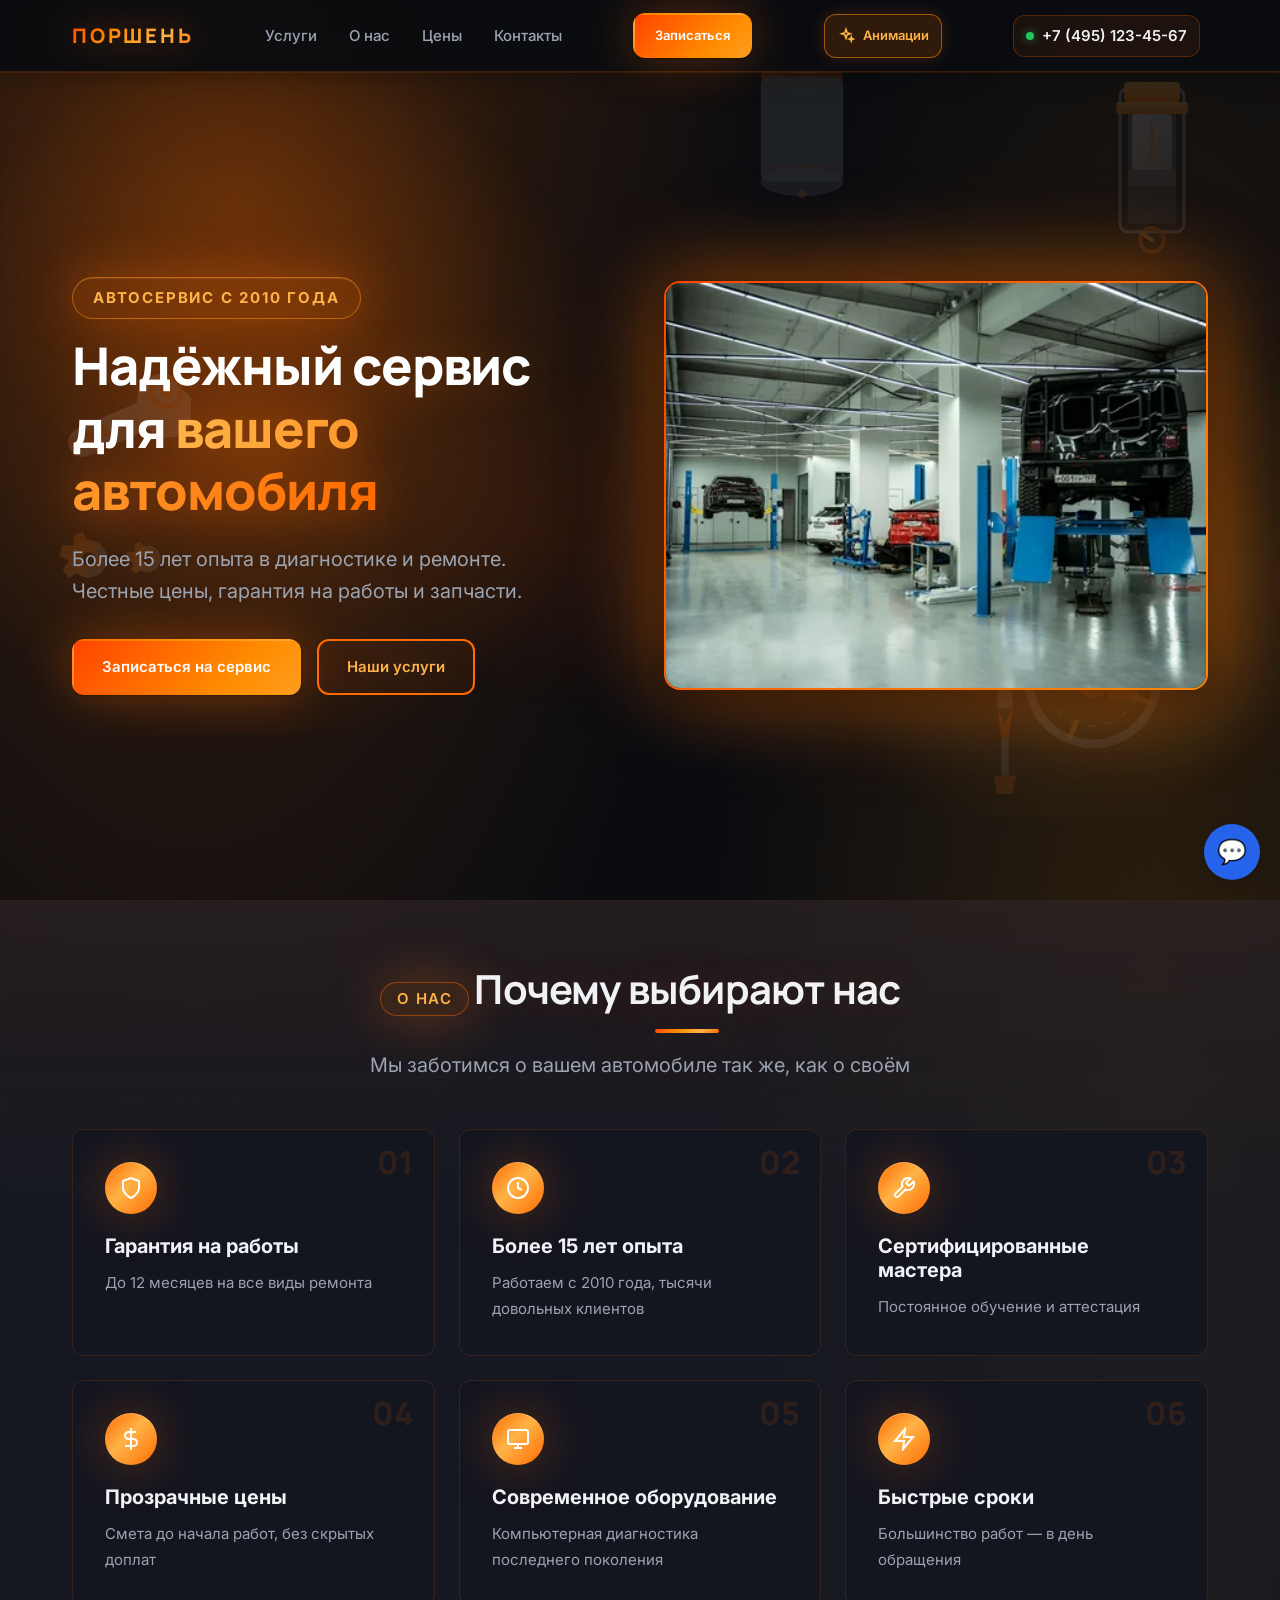
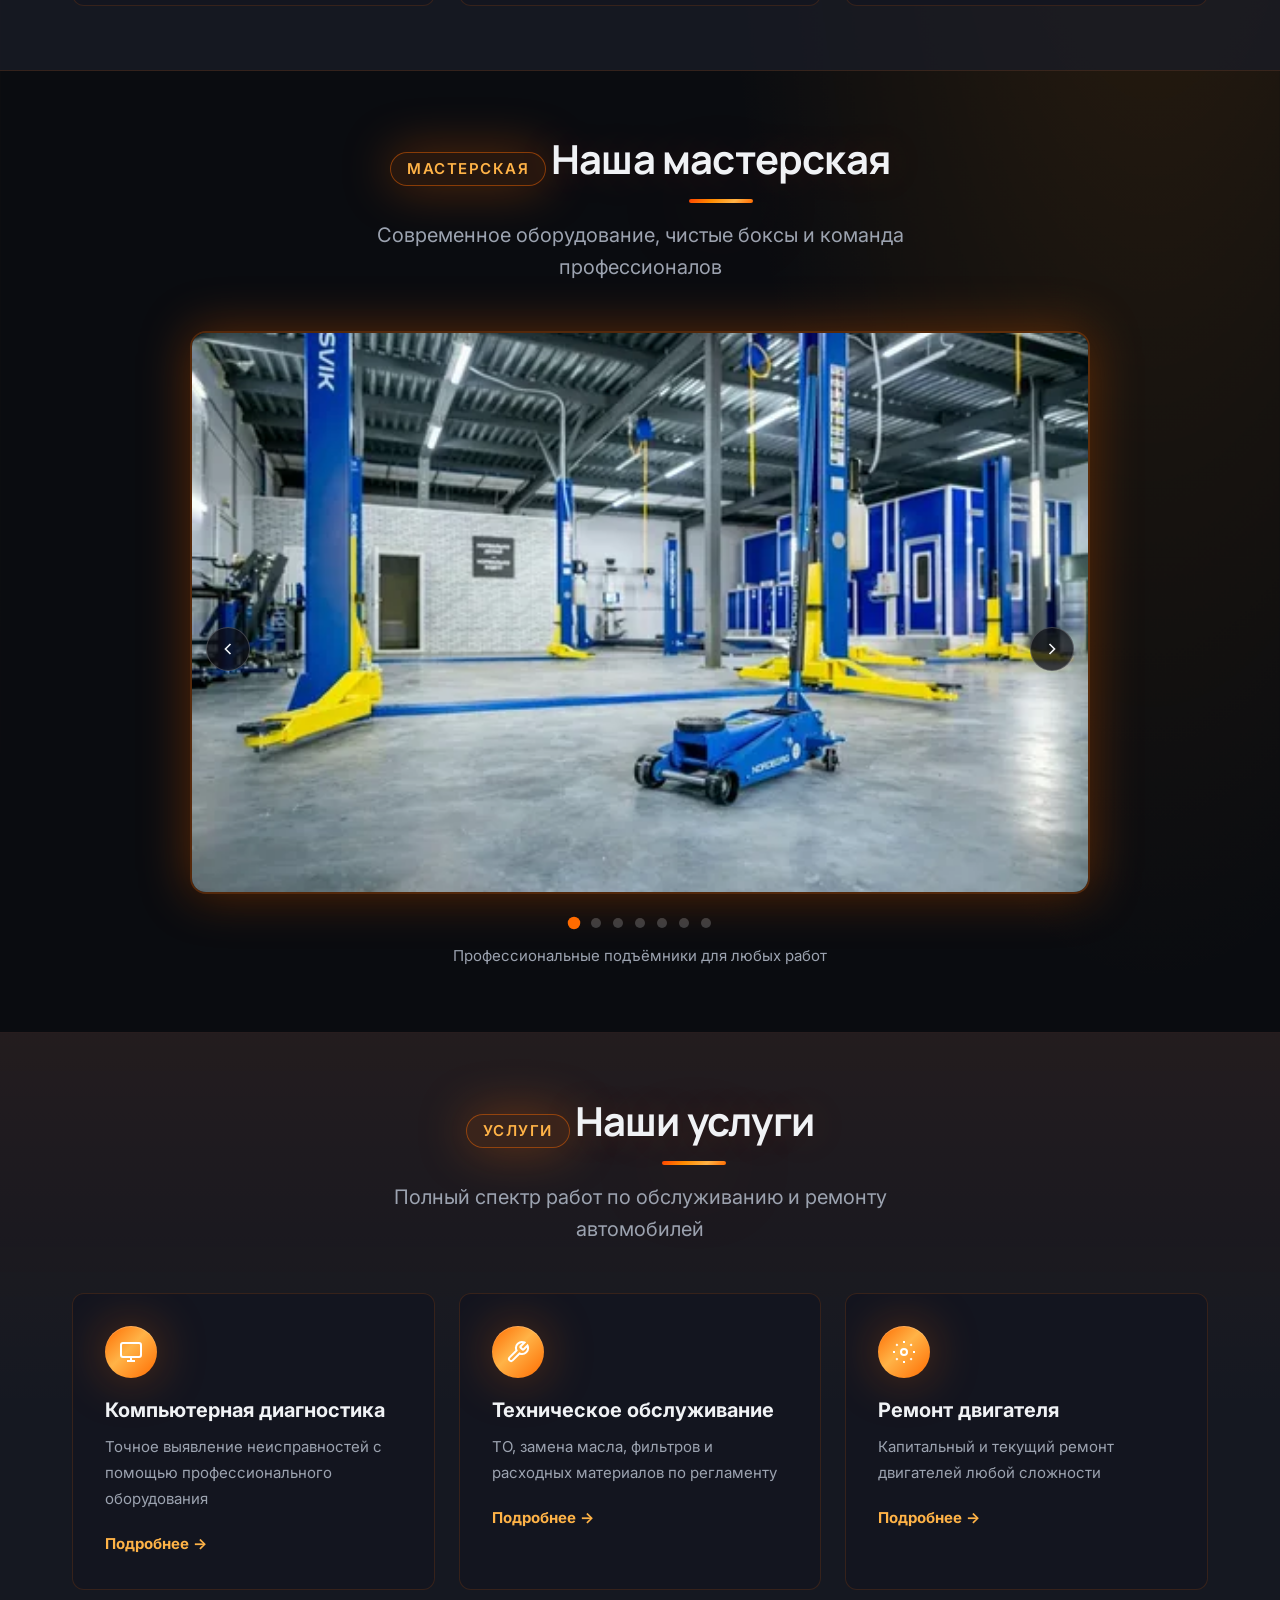
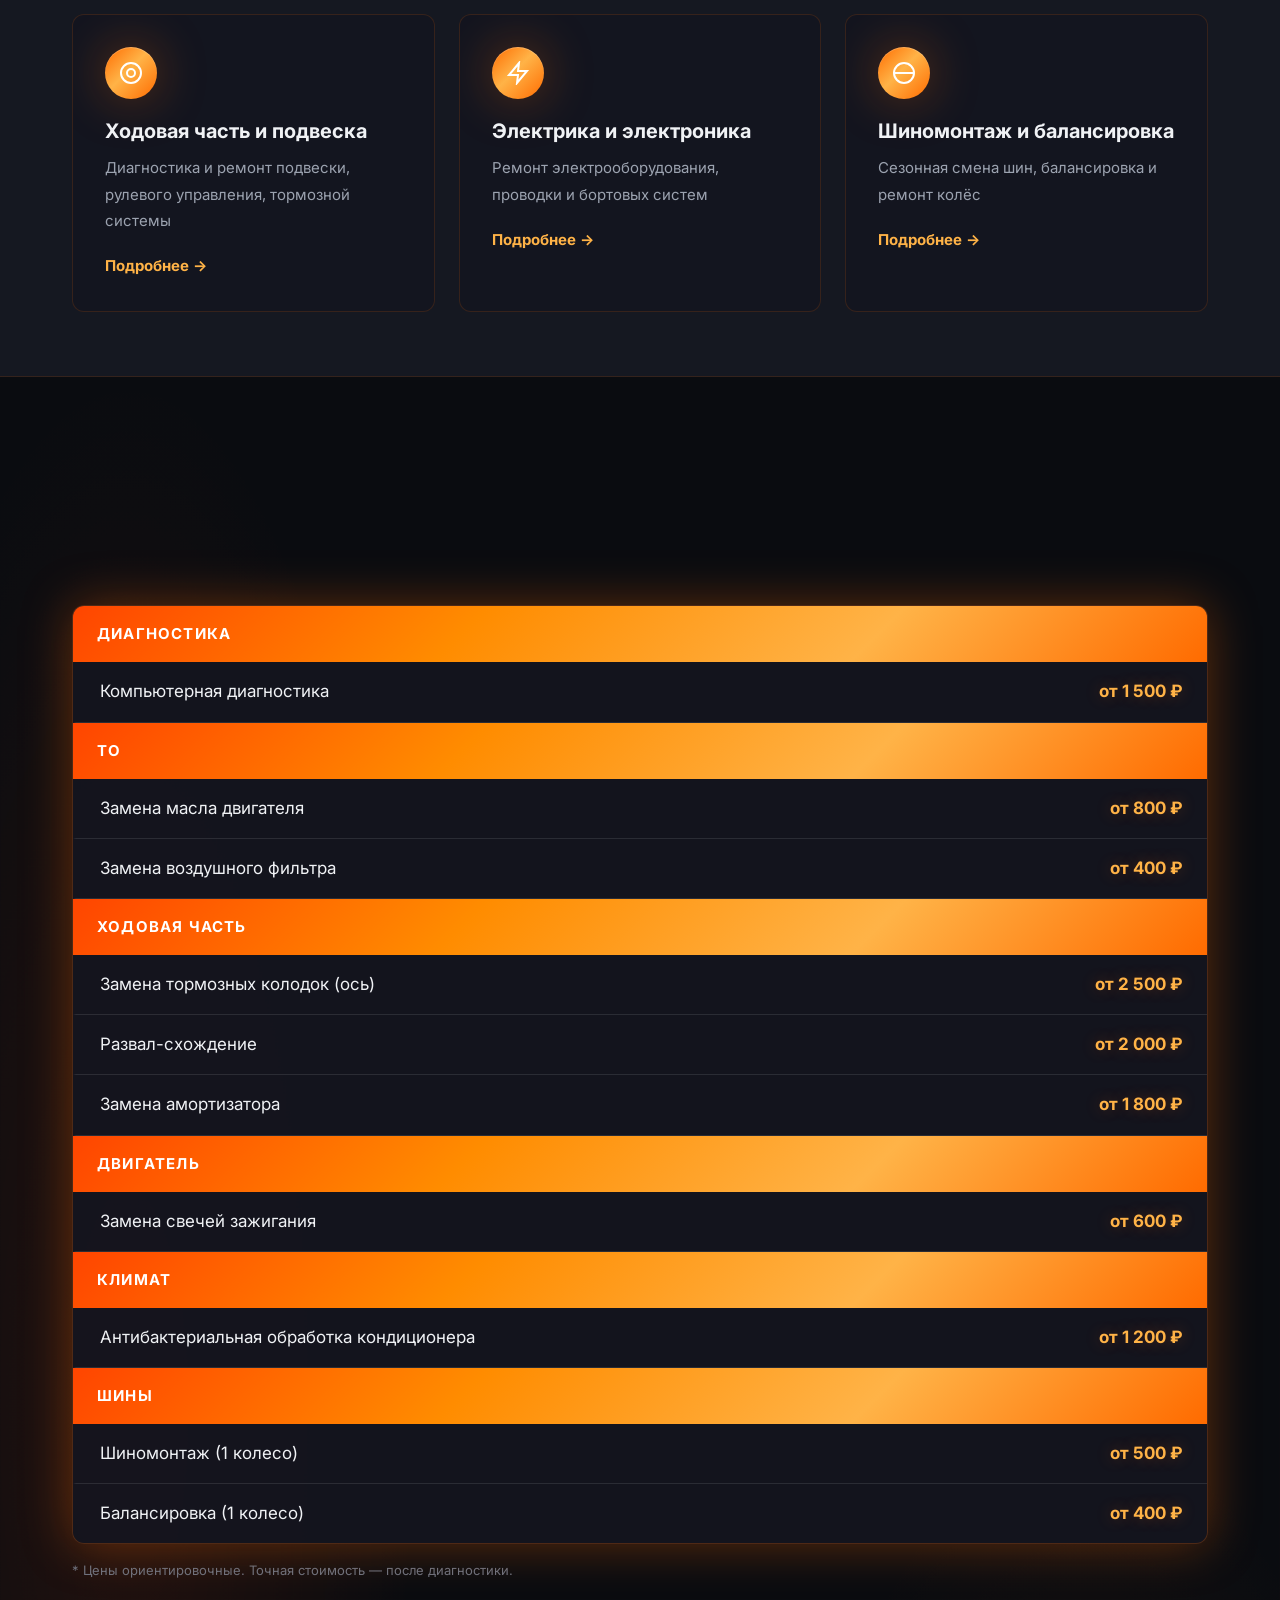
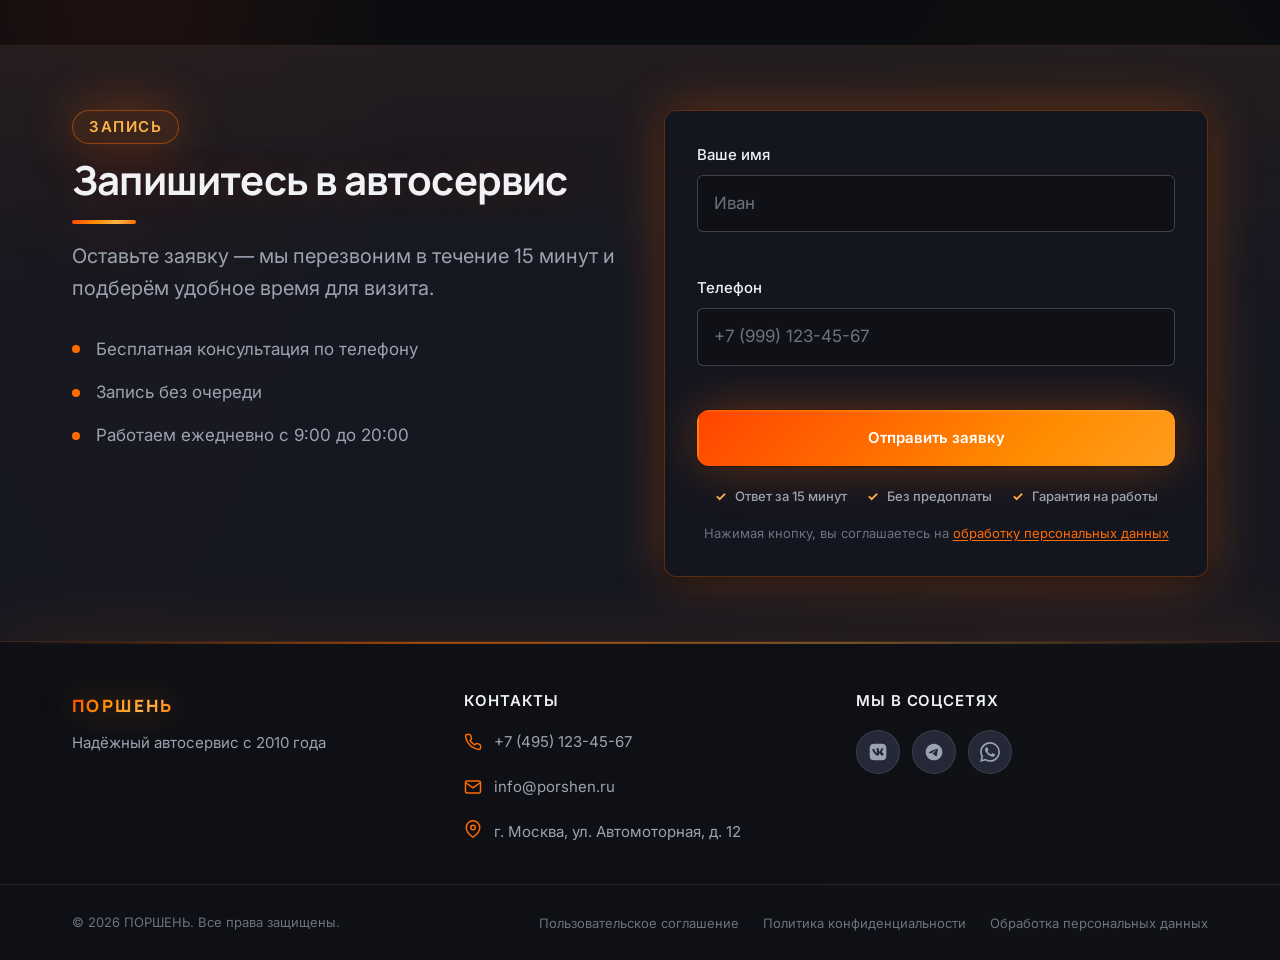
<file: index.html>
<!DOCTYPE html>
<html lang="ru">
<head>
  <meta charset="UTF-8">
  <meta name="viewport" content="width=device-width, initial-scale=1.0">
  <meta name="description" content="Надёжный автосервис ПОРШЕНЬ с многолетним опытом. Диагностика, ремонт и обслуживание автомобилей. Честные цены и гарантия на работы.">
  <meta name="robots" content="index, follow">
  <link rel="canonical" href="https://patr1k66.github.io/porshen/">

  <meta property="og:type" content="website">
  <meta property="og:locale" content="ru_RU">
  <meta property="og:title" content="ПОРШЕНЬ — автосервис">
  <meta property="og:description" content="Надёжный автосервис с многолетним опытом. Диагностика, ремонт и обслуживание автомобилей.">
  <meta property="og:url" content="https://patr1k66.github.io/porshen/">

  <meta name="twitter:card" content="summary_large_image">
  <meta name="twitter:title" content="ПОРШЕНЬ — автосервис">
  <meta name="twitter:description" content="Надёжный автосервис с многолетним опытом. Диагностика, ремонт и обслуживание автомобилей.">

  <title>ПОРШЕНЬ — автосервис</title>
  <script>
    (function () {
      try {
        var saved = localStorage.getItem('porshen-fx');
        var lite = saved === 'off' || (saved !== 'on' && window.matchMedia('(prefers-reduced-motion: reduce)').matches);
        document.documentElement.classList.add(lite ? 'perf-lite' : 'perf-full');
      } catch (e) {
        document.documentElement.classList.add('perf-full');
      }
    })();
  </script>

  <link rel="icon" href="favicon.svg" type="image/svg+xml">
  <link rel="preconnect" href="https://fonts.googleapis.com">
  <link rel="preconnect" href="https://fonts.gstatic.com" crossorigin>
  <link href="https://fonts.googleapis.com/css2?family=Inter:wght@400;500;600;700&family=Manrope:wght@600;700;800&display=swap" rel="stylesheet">
  <link rel="stylesheet" href="style.css?v=12">
</head>
<body>

  <div class="bg-parts" aria-hidden="true">
    <div class="bg-glow bg-glow--1"></div>
    <div class="bg-glow bg-glow--2"></div>
    <div class="bg-glow bg-glow--3"></div>
    <div class="bg-part bg-part--piston">
      <img src="assets/parts/piston.svg?v=5" alt="" width="130" height="195" decoding="async" loading="lazy">
    </div>
    <div class="bg-part bg-part--gear">
      <img src="assets/parts/gear.svg?v=5" alt="" width="160" height="128" decoding="async" loading="lazy">
    </div>
    <div class="bg-part bg-part--wrench">
      <img src="assets/parts/wrench.svg?v=5" alt="" width="140" height="140" decoding="async" loading="lazy">
    </div>
    <div class="bg-part bg-part--brake-disc">
      <img src="assets/parts/brake-disc.svg?v=5" alt="" width="170" height="170" decoding="async" loading="lazy">
    </div>
    <div class="bg-part bg-part--spark-plug">
      <img src="assets/parts/spark-plug.svg?v=5" alt="" width="90" height="180" decoding="async" loading="lazy">
    </div>
    <div class="bg-part bg-part--oil-filter">
      <img src="assets/parts/oil-filter.svg?v=5" alt="" width="120" height="150" decoding="async" loading="lazy">
    </div>
  </div>

  <header class="site-header" id="top">
    <div class="container site-header__inner">
      <a href="#top" class="logo">ПОРШЕНЬ</a>

      <nav class="site-nav" aria-label="Основная навигация">
        <ul class="site-nav__list">
          <li><a href="#services" class="site-nav__link">Услуги</a></li>
          <li><a href="#about" class="site-nav__link">О нас</a></li>
          <li><a href="#prices" class="site-nav__link">Цены</a></li>
          <li><a href="#contacts" class="site-nav__link">Контакты</a></li>
        </ul>
      </nav>

      <a href="#contacts" class="btn btn--primary btn--sm site-header__cta">Записаться</a>
      <button
        type="button"
        class="fx-toggle"
        id="fx-toggle"
        aria-pressed="true"
        aria-label="Анимации включены"
        title="Выключить анимации"
      >
        <svg class="fx-toggle__icon" width="18" height="18" viewBox="0 0 24 24" fill="none" stroke="currentColor" stroke-width="2" aria-hidden="true">
          <path d="M12 3l1.45 4.45L18 9l-4.55 1.55L12 15l-1.45-4.45L6 9l4.55-1.55L12 3z"/>
          <path d="M19 13l.75 2.25L22 16l-2.25.75L19 19l-.75-2.25L16 16l2.25-.75L19 13z"/>
        </svg>
        <span class="fx-toggle__label">Анимации</span>
      </button>
      <a href="#" class="site-header__phone" id="header-phone" aria-label="Позвонить в автосервис"></a>

      <button class="burger" type="button" aria-label="Открыть меню" aria-expanded="false">
        <span class="burger__line"></span>
        <span class="burger__line"></span>
        <span class="burger__line"></span>
      </button>
    </div>
  </header>

  <div class="site-nav-overlay" aria-hidden="true"></div>

  <main>
    <section class="hero" id="hero" aria-labelledby="hero-title">
      <div class="container hero__inner">
        <div class="hero__content">
          <p class="hero__eyebrow">Автосервис с 2010 года</p>
          <h1 id="hero-title" class="hero__title">Надёжный сервис<br>для <span class="hero__highlight">вашего<br>автомобиля</span></h1>
          <p class="hero__subtitle">Более 15 лет опыта в диагностике и ремонте. Честные цены, гарантия на работы и запчасти.</p>
          <div class="hero__actions">
            <a href="#contacts" class="btn btn--primary">Записаться на сервис</a>
            <a href="#services" class="btn btn--outline">Наши услуги</a>
          </div>
        </div>
        <div class="hero__media">
          <img src="assets/images/workshop/luxury-bays.png" alt="Современная мастерская с профессиональным оборудованием" class="hero__image" width="480" height="320" loading="eager">
        </div>
      </div>
    </section>

    <section class="section section--alt about" id="about" aria-labelledby="about-title">
      <div class="container">
        <header class="section-header animate-on-scroll">
          <p class="section-header__eyebrow">О нас</p>
          <h2 id="about-title" class="section-header__title">Почему выбирают нас</h2>
          <p class="section-header__subtitle">Мы заботимся о вашем автомобиле так же, как о своём</p>
        </header>

        <ul class="grid grid--3 advantages">
          <li class="advantage-card animate-on-scroll">
            <div class="advantage-card__icon" aria-hidden="true">
              <svg width="24" height="24" viewBox="0 0 24 24" fill="none" stroke="currentColor" stroke-width="2"><path d="M12 22s8-4 8-10V5l-8-3-8 3v7c0 6 8 10 8 10z"/></svg>
            </div>
            <h3 class="advantage-card__title">Гарантия на работы</h3>
            <p class="advantage-card__text">До 12 месяцев на все виды ремонта</p>
          </li>
          <li class="advantage-card animate-on-scroll">
            <div class="advantage-card__icon" aria-hidden="true">
              <svg width="24" height="24" viewBox="0 0 24 24" fill="none" stroke="currentColor" stroke-width="2"><circle cx="12" cy="12" r="10"/><polyline points="12 6 12 12 16 14"/></svg>
            </div>
            <h3 class="advantage-card__title">Более 15 лет опыта</h3>
            <p class="advantage-card__text">Работаем с 2010 года, тысячи довольных клиентов</p>
          </li>
          <li class="advantage-card animate-on-scroll">
            <div class="advantage-card__icon" aria-hidden="true">
              <svg width="24" height="24" viewBox="0 0 24 24" fill="none" stroke="currentColor" stroke-width="2"><path d="M14.7 6.3a1 1 0 0 0 0 1.4l1.6 1.6a1 1 0 0 0 1.4 0l3.77-3.77a6 6 0 0 1-7.94 7.94l-6.91 6.91a2.12 2.12 0 0 1-3-3l6.91-6.91a6 6 0 0 1 7.94-7.94l-3.76 3.76z"/></svg>
            </div>
            <h3 class="advantage-card__title">Сертифицированные мастера</h3>
            <p class="advantage-card__text">Постоянное обучение и аттестация</p>
          </li>
          <li class="advantage-card animate-on-scroll">
            <div class="advantage-card__icon" aria-hidden="true">
              <svg width="24" height="24" viewBox="0 0 24 24" fill="none" stroke="currentColor" stroke-width="2"><line x1="12" y1="1" x2="12" y2="23"/><path d="M17 5H9.5a3.5 3.5 0 0 0 0 7h5a3.5 3.5 0 0 1 0 7H6"/></svg>
            </div>
            <h3 class="advantage-card__title">Прозрачные цены</h3>
            <p class="advantage-card__text">Смета до начала работ, без скрытых доплат</p>
          </li>
          <li class="advantage-card animate-on-scroll">
            <div class="advantage-card__icon" aria-hidden="true">
              <svg width="24" height="24" viewBox="0 0 24 24" fill="none" stroke="currentColor" stroke-width="2"><rect x="2" y="3" width="20" height="14" rx="2"/><line x1="8" y1="21" x2="16" y2="21"/><line x1="12" y1="17" x2="12" y2="21"/></svg>
            </div>
            <h3 class="advantage-card__title">Современное оборудование</h3>
            <p class="advantage-card__text">Компьютерная диагностика последнего поколения</p>
          </li>
          <li class="advantage-card animate-on-scroll">
            <div class="advantage-card__icon" aria-hidden="true">
              <svg width="24" height="24" viewBox="0 0 24 24" fill="none" stroke="currentColor" stroke-width="2"><polygon points="13 2 3 14 12 14 11 22 21 10 12 10 13 2"/></svg>
            </div>
            <h3 class="advantage-card__title">Быстрые сроки</h3>
            <p class="advantage-card__text">Большинство работ — в день обращения</p>
          </li>
        </ul>
      </div>
    </section>

    <section class="section workshop" id="workshop" aria-labelledby="workshop-title">
      <div class="container">
        <header class="section-header animate-on-scroll">
          <p class="section-header__eyebrow">Мастерская</p>
          <h2 id="workshop-title" class="section-header__title">Наша мастерская</h2>
          <p class="section-header__subtitle">Современное оборудование, чистые боксы и команда профессионалов</p>
        </header>

        <div class="gallery animate-on-scroll animate-on-scroll--scale" id="gallery" aria-roledescription="carousel" aria-label="Фотографии мастерской" tabindex="0">
          <div class="gallery__viewport">
            <ul class="gallery__track" id="gallery-track">
              <li class="gallery__slide" data-caption="Профессиональные подъёмники для любых работ">
                <img src="assets/images/workshop/lifts.png" alt="Ремонтный бокс с подъёмниками" width="900" height="563" loading="eager">
              </li>
              <li class="gallery__slide" data-caption="Просторные и светлые ремонтные боксы">
                <img src="assets/images/workshop/clean-hall.png" alt="Просторный и чистый ремонтный зал" width="900" height="563" loading="lazy">
              </li>
              <li class="gallery__slide" data-caption="Современное оборудование ведущих производителей">
                <img src="assets/images/workshop/luxury-bays.png" alt="Современная мастерская с несколькими подъёмниками" width="900" height="563" loading="lazy">
              </li>
              <li class="gallery__slide" data-caption="Полный цикл обслуживания в одном месте">
                <img src="assets/images/workshop/service-bays.png" alt="Обслуживание автомобилей в ремонтных боксах" width="900" height="563" loading="lazy">
              </li>
              <li class="gallery__slide" data-caption="Опытные мастера с многолетней практикой">
                <img src="assets/images/workshop/mechanic.png" alt="Мастер ремонтирует двигатель автомобиля" width="900" height="563" loading="lazy">
              </li>
              <li class="gallery__slide" data-caption="Качественный инструмент для точного ремонта">
                <img src="assets/images/workshop/tools.png" alt="Профессиональный пневмоинструмент на рабочем столе" width="900" height="563" loading="lazy">
              </li>
              <li class="gallery__slide" data-caption="Удобное расположение и просторная территория">
                <img src="assets/images/workshop/building.png" alt="Фасад автосервиса с четырьмя ремонтными боксами" width="900" height="563" loading="lazy">
              </li>
            </ul>
          </div>
          <button class="gallery__btn gallery__btn--prev" id="gallery-prev" type="button" aria-label="Предыдущее фото">
            <svg width="20" height="20" viewBox="0 0 24 24" fill="none" stroke="currentColor" stroke-width="2" aria-hidden="true"><polyline points="15 18 9 12 15 6"/></svg>
          </button>
          <button class="gallery__btn gallery__btn--next" id="gallery-next" type="button" aria-label="Следующее фото">
            <svg width="20" height="20" viewBox="0 0 24 24" fill="none" stroke="currentColor" stroke-width="2" aria-hidden="true"><polyline points="9 18 15 12 9 6"/></svg>
          </button>
          <div class="gallery__dots" id="gallery-dots" role="tablist" aria-label="Выбор слайда"></div>
          <p class="gallery__caption" id="gallery-caption" aria-live="polite"></p>
        </div>
      </div>
    </section>

    <section class="section section--alt services" id="services" aria-labelledby="services-title">
      <div class="container">
        <header class="section-header animate-on-scroll">
          <p class="section-header__eyebrow">Услуги</p>
          <h2 id="services-title" class="section-header__title">Наши услуги</h2>
          <p class="section-header__subtitle">Полный спектр работ по обслуживанию и ремонту автомобилей</p>
        </header>

        <ul class="grid grid--3 service-cards">
          <li class="service-card animate-on-scroll">
            <div class="advantage-card__icon" aria-hidden="true">
              <svg width="24" height="24" viewBox="0 0 24 24" fill="none" stroke="currentColor" stroke-width="2"><rect x="2" y="3" width="20" height="14" rx="2"/><line x1="8" y1="21" x2="16" y2="21"/><line x1="12" y1="17" x2="12" y2="21"/></svg>
            </div>
            <h3 class="service-card__title">Компьютерная диагностика</h3>
            <p class="service-card__text">Точное выявление неисправностей с помощью профессионального оборудования</p>
            <a href="#prices" class="service-card__link">Подробнее →</a>
          </li>
          <li class="service-card animate-on-scroll">
            <div class="advantage-card__icon" aria-hidden="true">
              <svg width="24" height="24" viewBox="0 0 24 24" fill="none" stroke="currentColor" stroke-width="2"><path d="M14.7 6.3a1 1 0 0 0 0 1.4l1.6 1.6a1 1 0 0 0 1.4 0l3.77-3.77a6 6 0 0 1-7.94 7.94l-6.91 6.91a2.12 2.12 0 0 1-3-3l6.91-6.91a6 6 0 0 1 7.94-7.94l-3.76 3.76z"/></svg>
            </div>
            <h3 class="service-card__title">Техническое обслуживание</h3>
            <p class="service-card__text">ТО, замена масла, фильтров и расходных материалов по регламенту</p>
            <a href="#prices" class="service-card__link">Подробнее →</a>
          </li>
          <li class="service-card animate-on-scroll">
            <div class="advantage-card__icon" aria-hidden="true">
              <svg width="24" height="24" viewBox="0 0 24 24" fill="none" stroke="currentColor" stroke-width="2"><circle cx="12" cy="12" r="3"/><path d="M12 1v2M12 21v2M4.22 4.22l1.42 1.42M18.36 18.36l1.42 1.42M1 12h2M21 12h2M4.22 19.78l1.42-1.42M18.36 5.64l1.42-1.42"/></svg>
            </div>
            <h3 class="service-card__title">Ремонт двигателя</h3>
            <p class="service-card__text">Капитальный и текущий ремонт двигателей любой сложности</p>
            <a href="#prices" class="service-card__link">Подробнее →</a>
          </li>
          <li class="service-card animate-on-scroll">
            <div class="advantage-card__icon" aria-hidden="true">
              <svg width="24" height="24" viewBox="0 0 24 24" fill="none" stroke="currentColor" stroke-width="2"><circle cx="12" cy="12" r="10"/><circle cx="12" cy="12" r="4"/></svg>
            </div>
            <h3 class="service-card__title">Ходовая часть и подвеска</h3>
            <p class="service-card__text">Диагностика и ремонт подвески, рулевого управления, тормозной системы</p>
            <a href="#prices" class="service-card__link">Подробнее →</a>
          </li>
          <li class="service-card animate-on-scroll">
            <div class="advantage-card__icon" aria-hidden="true">
              <svg width="24" height="24" viewBox="0 0 24 24" fill="none" stroke="currentColor" stroke-width="2"><path d="M13 2L3 14h9l-1 8 10-12h-9l1-8z"/></svg>
            </div>
            <h3 class="service-card__title">Электрика и электроника</h3>
            <p class="service-card__text">Ремонт электрооборудования, проводки и бортовых систем</p>
            <a href="#prices" class="service-card__link">Подробнее →</a>
          </li>
          <li class="service-card animate-on-scroll">
            <div class="advantage-card__icon" aria-hidden="true">
              <svg width="24" height="24" viewBox="0 0 24 24" fill="none" stroke="currentColor" stroke-width="2"><circle cx="12" cy="12" r="10"/><line x1="2" y1="12" x2="22" y2="12"/></svg>
            </div>
            <h3 class="service-card__title">Шиномонтаж и балансировка</h3>
            <p class="service-card__text">Сезонная смена шин, балансировка и ремонт колёс</p>
            <a href="#prices" class="service-card__link">Подробнее →</a>
          </li>
        </ul>
      </div>
    </section>

    <section class="section prices" id="prices" aria-labelledby="prices-title">
      <div class="container">
        <header class="section-header animate-on-scroll">
          <p class="section-header__eyebrow">Прайс</p>
          <h2 id="prices-title" class="section-header__title">Стоимость услуг</h2>
          <p class="section-header__subtitle">Ориентировочные цены на основные виды работ</p>
        </header>

        <div class="price-list animate-on-scroll animate-on-scroll--scale" id="price-list" role="table" aria-label="Прайс-лист услуг"></div>
        <p class="price-list__note">* Цены ориентировочные. Точная стоимость — после диагностики.</p>
      </div>
    </section>

    <section class="section section--alt booking" id="contacts" aria-labelledby="booking-title">
      <div class="container booking__inner">
        <div class="booking__info animate-on-scroll">
          <header class="section-header section-header--left">
            <p class="section-header__eyebrow">Запись</p>
            <h2 id="booking-title" class="section-header__title">Запишитесь в автосервис</h2>
            <p class="section-header__subtitle">Оставьте заявку — мы перезвоним в течение 15 минут и подберём удобное время для визита.</p>
          </header>
          <ul class="booking__features">
            <li>Бесплатная консультация по телефону</li>
            <li>Запись без очереди</li>
            <li>Работаем ежедневно с 9:00 до 20:00</li>
          </ul>
        </div>

        <form class="booking-form animate-on-scroll" id="booking-form" novalidate>
          <div class="form-group">
            <label class="form-label" for="booking-name">Ваше имя</label>
            <input class="form-input" type="text" id="booking-name" name="name" autocomplete="name" placeholder="Иван" required minlength="2">
            <span class="form-error" id="booking-name-error" role="alert"></span>
          </div>

          <div class="form-group">
            <label class="form-label" for="booking-phone">Телефон</label>
            <input class="form-input" type="tel" id="booking-phone" name="phone" autocomplete="tel" placeholder="+7 (999) 123-45-67" required>
            <span class="form-error" id="booking-phone-error" role="alert"></span>
          </div>

          <button type="submit" class="btn btn--primary btn--full" id="booking-submit">Отправить заявку</button>

          <ul class="booking-form__trust" aria-label="Преимущества записи">
            <li>Ответ за 15 минут</li>
            <li>Без предоплаты</li>
            <li>Гарантия на работы</li>
          </ul>

          <p class="booking-form__consent">
            Нажимая кнопку, вы соглашаетесь на
            <a href="legal/personal-data.html">обработку персональных данных</a>
          </p>

          <div class="booking-form__status" id="booking-status" role="status" aria-live="polite" hidden></div>
        </form>
      </div>
    </section>
  </main>

  <footer class="site-footer">
    <div class="container site-footer__top">
      <div class="site-footer__brand">
        <a href="#top" class="logo logo--footer">ПОРШЕНЬ</a>
        <p class="site-footer__tagline">Надёжный автосервис с 2010 года</p>
      </div>

      <div class="site-footer__contacts">
        <h3 class="site-footer__heading">Контакты</h3>
        <ul class="site-footer__list" id="footer-contacts-list"></ul>
      </div>

      <div class="site-footer__social">
        <h3 class="site-footer__heading">Мы в соцсетях</h3>
        <ul class="social-links" id="footer-social-list"></ul>
      </div>
    </div>

    <div class="site-footer__bottom">
      <div class="container site-footer__bottom-inner">
        <p class="site-footer__copyright">© 2026 ПОРШЕНЬ. Все права защищены.</p>
        <ul class="site-footer__legal">
          <li><a href="legal/user-agreement.html">Пользовательское соглашение</a></li>
          <li><a href="legal/privacy-policy.html">Политика конфиденциальности</a></li>
          <li><a href="legal/personal-data.html">Обработка персональных данных</a></li>
        </ul>
      </div>
    </div>
  </footer>

  <button class="scroll-top" type="button" id="scroll-top" aria-label="Прокрутить наверх" hidden>
    <svg width="22" height="22" viewBox="0 0 24 24" fill="none" stroke="currentColor" stroke-width="2.5" stroke-linecap="round" stroke-linejoin="round" aria-hidden="true">
      <polyline points="18 15 12 9 6 15"/>
    </svg>
  </button>

  <script src="data/prices.js?v=5" defer></script>
  <script src="data/gallery.js?v=5" defer></script>
  <script src="data/form-config.js?v=5" defer></script>
  <script src="data/contacts.js?v=5" defer></script>
  <script src="script.js?v=17" defer></script>
</body>
</html>
</file>
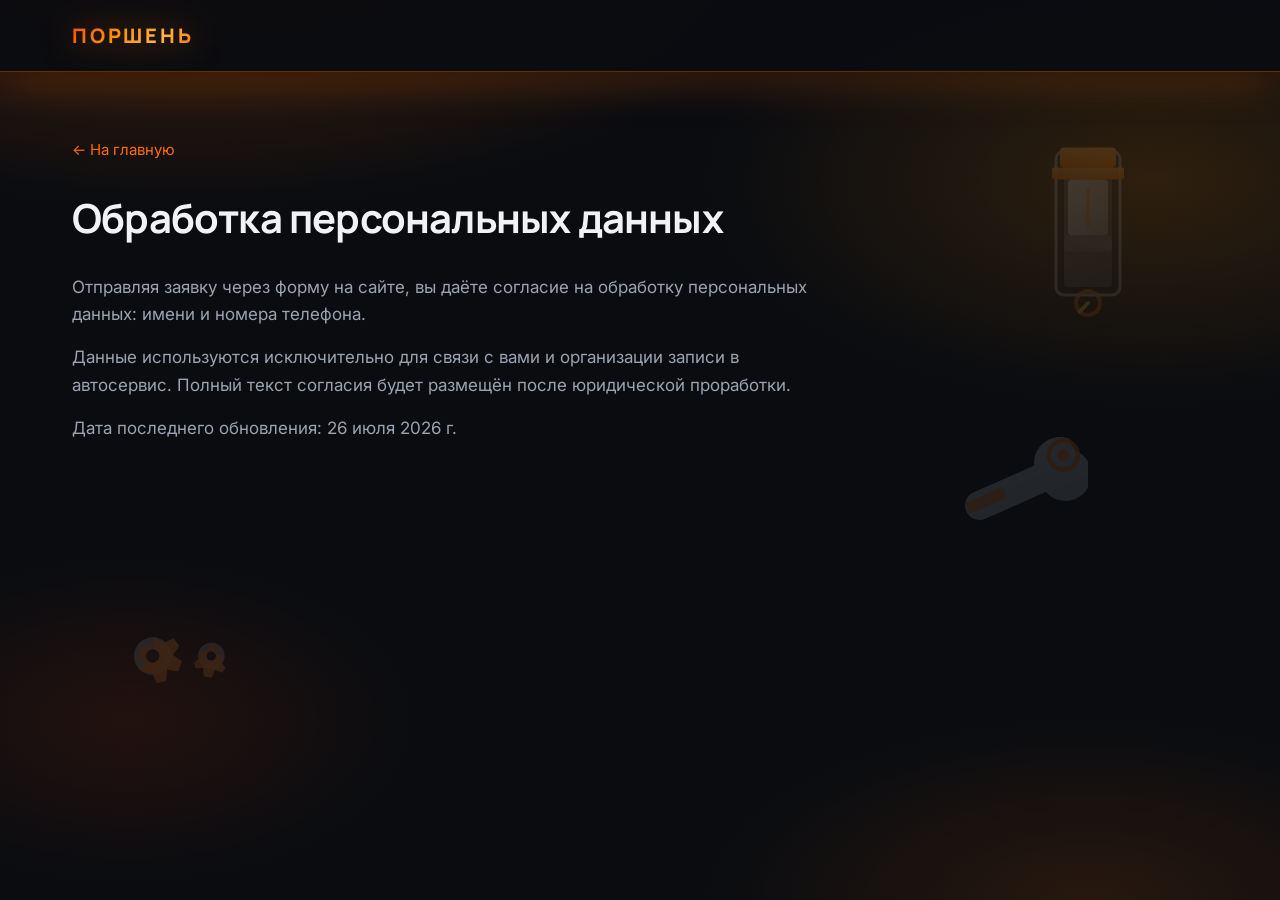
<file: legal/personal-data.html>
<!DOCTYPE html>
<html lang="ru">
<head>
  <meta charset="UTF-8">
  <meta name="viewport" content="width=device-width, initial-scale=1.0">
  <meta name="robots" content="noindex">
  <title>Обработка персональных данных — ПОРШЕНЬ</title>
  <link rel="icon" href="../favicon.svg" type="image/svg+xml">
  <link rel="preconnect" href="https://fonts.googleapis.com">
  <link rel="preconnect" href="https://fonts.gstatic.com" crossorigin>
  <link href="https://fonts.googleapis.com/css2?family=Inter:wght@400;500;600;700&family=Manrope:wght@600;700;800&display=swap" rel="stylesheet">
  <link rel="stylesheet" href="../style.css">
</head>
<body>

  <div class="bg-parts bg-parts--legal" aria-hidden="true">
    <div class="bg-part bg-part--piston">
      <img src="../assets/parts/piston.svg?v=5" alt="" width="130" height="195" decoding="async" loading="lazy">
    </div>
    <div class="bg-part bg-part--gear">
      <img src="../assets/parts/gear.svg?v=5" alt="" width="160" height="128" decoding="async" loading="lazy">
    </div>
    <div class="bg-part bg-part--wrench">
      <img src="../assets/parts/wrench.svg?v=5" alt="" width="140" height="140" decoding="async" loading="lazy">
    </div>
  </div>

  <header class="site-header site-header--scrolled">
    <div class="container site-header__inner">
      <a href="../index.html" class="logo">ПОРШЕНЬ</a>
    </div>
  </header>

  <main class="legal-page">
    <div class="container">
      <a href="../index.html" class="legal-page__back">← На главную</a>
      <h1>Обработка персональных данных</h1>
      <p>Отправляя заявку через форму на сайте, вы даёте согласие на обработку персональных данных: имени и номера телефона.</p>
      <p>Данные используются исключительно для связи с вами и организации записи в автосервис. Полный текст согласия будет размещён после юридической проработки.</p>
      <p>Дата последнего обновления: 26 июля 2026 г.</p>
    </div>
  </main>
</body>
</html>
</file>
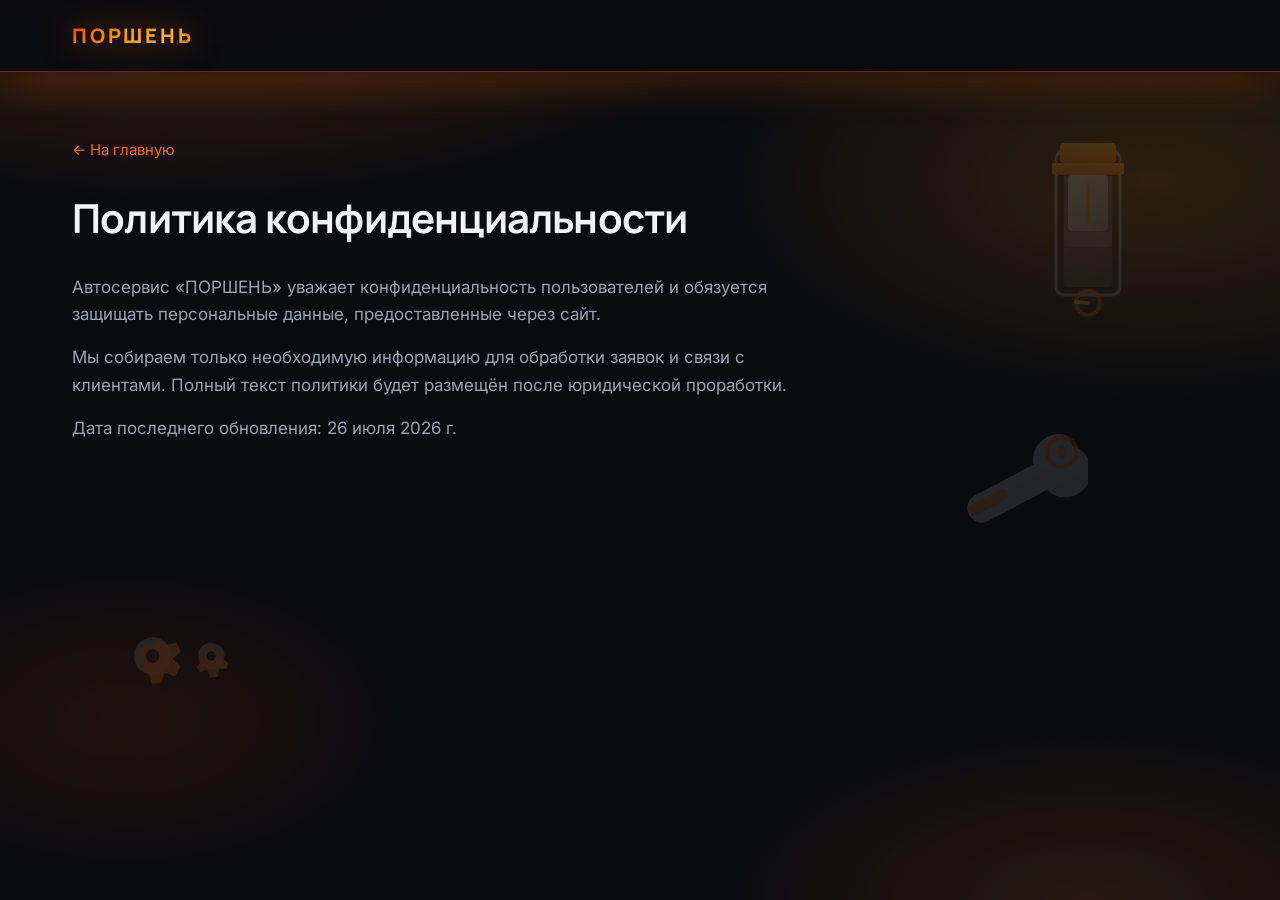
<file: legal/privacy-policy.html>
<!DOCTYPE html>
<html lang="ru">
<head>
  <meta charset="UTF-8">
  <meta name="viewport" content="width=device-width, initial-scale=1.0">
  <meta name="robots" content="noindex">
  <title>Политика конфиденциальности — ПОРШЕНЬ</title>
  <link rel="icon" href="../favicon.svg" type="image/svg+xml">
  <link rel="preconnect" href="https://fonts.googleapis.com">
  <link rel="preconnect" href="https://fonts.gstatic.com" crossorigin>
  <link href="https://fonts.googleapis.com/css2?family=Inter:wght@400;500;600;700&family=Manrope:wght@600;700;800&display=swap" rel="stylesheet">
  <link rel="stylesheet" href="../style.css">
</head>
<body>

  <div class="bg-parts bg-parts--legal" aria-hidden="true">
    <div class="bg-part bg-part--piston">
      <img src="../assets/parts/piston.svg?v=5" alt="" width="130" height="195" decoding="async" loading="lazy">
    </div>
    <div class="bg-part bg-part--gear">
      <img src="../assets/parts/gear.svg?v=5" alt="" width="160" height="128" decoding="async" loading="lazy">
    </div>
    <div class="bg-part bg-part--wrench">
      <img src="../assets/parts/wrench.svg?v=5" alt="" width="140" height="140" decoding="async" loading="lazy">
    </div>
  </div>

  <header class="site-header site-header--scrolled">
    <div class="container site-header__inner">
      <a href="../index.html" class="logo">ПОРШЕНЬ</a>
    </div>
  </header>

  <main class="legal-page">
    <div class="container">
      <a href="../index.html" class="legal-page__back">← На главную</a>
      <h1>Политика конфиденциальности</h1>
      <p>Автосервис «ПОРШЕНЬ» уважает конфиденциальность пользователей и обязуется защищать персональные данные, предоставленные через сайт.</p>
      <p>Мы собираем только необходимую информацию для обработки заявок и связи с клиентами. Полный текст политики будет размещён после юридической проработки.</p>
      <p>Дата последнего обновления: 26 июля 2026 г.</p>
    </div>
  </main>
</body>
</html>
</file>
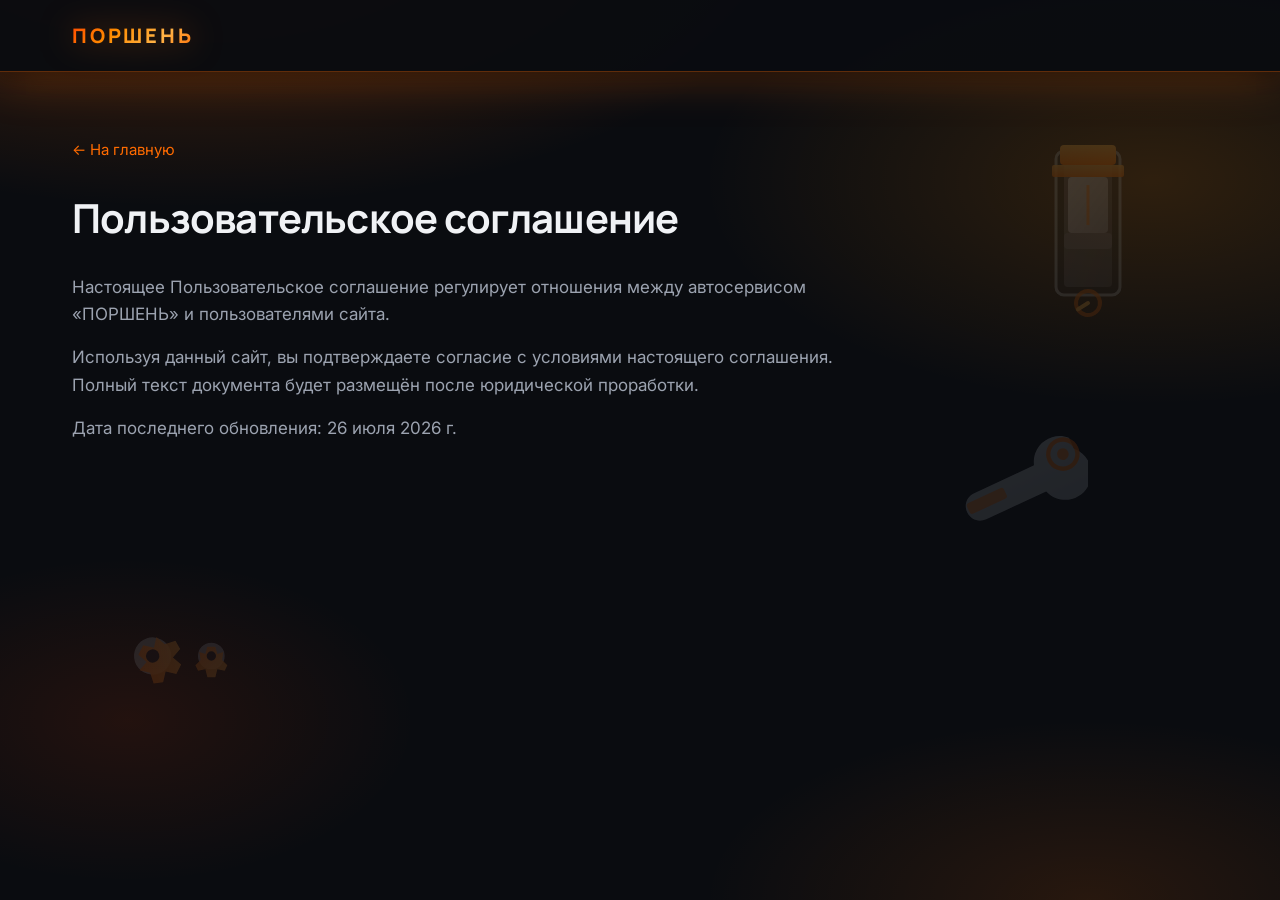
<file: legal/user-agreement.html>
<!DOCTYPE html>
<html lang="ru">
<head>
  <meta charset="UTF-8">
  <meta name="viewport" content="width=device-width, initial-scale=1.0">
  <meta name="robots" content="noindex">
  <title>Пользовательское соглашение — ПОРШЕНЬ</title>
  <link rel="icon" href="../favicon.svg" type="image/svg+xml">
  <link rel="preconnect" href="https://fonts.googleapis.com">
  <link rel="preconnect" href="https://fonts.gstatic.com" crossorigin>
  <link href="https://fonts.googleapis.com/css2?family=Inter:wght@400;500;600;700&family=Manrope:wght@600;700;800&display=swap" rel="stylesheet">
  <link rel="stylesheet" href="../style.css">
</head>
<body>

  <div class="bg-parts bg-parts--legal" aria-hidden="true">
    <div class="bg-part bg-part--piston">
      <img src="../assets/parts/piston.svg?v=5" alt="" width="130" height="195" decoding="async" loading="lazy">
    </div>
    <div class="bg-part bg-part--gear">
      <img src="../assets/parts/gear.svg?v=5" alt="" width="160" height="128" decoding="async" loading="lazy">
    </div>
    <div class="bg-part bg-part--wrench">
      <img src="../assets/parts/wrench.svg?v=5" alt="" width="140" height="140" decoding="async" loading="lazy">
    </div>
  </div>

  <header class="site-header site-header--scrolled">
    <div class="container site-header__inner">
      <a href="../index.html" class="logo">ПОРШЕНЬ</a>
    </div>
  </header>

  <main class="legal-page">
    <div class="container">
      <a href="../index.html" class="legal-page__back">← На главную</a>
      <h1>Пользовательское соглашение</h1>
      <p>Настоящее Пользовательское соглашение регулирует отношения между автосервисом «ПОРШЕНЬ» и пользователями сайта.</p>
      <p>Используя данный сайт, вы подтверждаете согласие с условиями настоящего соглашения. Полный текст документа будет размещён после юридической проработки.</p>
      <p>Дата последнего обновления: 26 июля 2026 г.</p>
    </div>
  </main>
</body>
</html>
</file>
<file: style.css>
/* ==========================================================================
   1. Variables & tokens
   ========================================================================== */

:root {
  --color-bg: #0f1117;
  --color-bg-deep: #0a0c10;
  --color-bg-elevated: #1a1d27;
  --color-bg-muted: #252836;
  --color-text: #f0f2f5;
  --color-text-muted: #9ca3b0;
  --color-text-subtle: #6b7280;
  --color-accent: #ff6b00;
  --color-accent-hover: #ff8c2a;
  --color-accent-bright: #ffb347;
  --color-border: rgba(255, 255, 255, 0.1);
  --color-border-strong: rgba(255, 255, 255, 0.2);
  --color-success: #22c55e;
  --color-error: #ef4444;
  --color-warning: #f59e0b;

  --gradient-hero: radial-gradient(ellipse 90% 60% at 15% -10%, rgba(255, 107, 0, 0.28) 0%, transparent 55%);
  --gradient-accent: linear-gradient(135deg, #ff6b00 0%, #ffb347 45%, #ff6b00 100%);
  --gradient-accent-vivid: linear-gradient(135deg, #ff4500 0%, #ff8c00 35%, #ffb347 70%, #ff6b00 100%);
  --gradient-card-border: linear-gradient(135deg, rgba(255, 107, 0, 0.7), rgba(255, 179, 71, 0.3));
  --gradient-text: linear-gradient(135deg, #ffffff 0%, #ffe4cc 45%, #ff8c00 100%);
  --gradient-highlight: linear-gradient(90deg, #ffb347, #ff6b00, #ff4500);
  --glow-accent: 0 0 50px rgba(255, 107, 0, 0.35);
  --glow-accent-strong: 0 0 80px rgba(255, 107, 0, 0.5), 0 0 120px rgba(255, 140, 0, 0.2);

  --font-family: 'Inter', system-ui, -apple-system, sans-serif;
  --font-display: 'Manrope', var(--font-family);
  --font-weight-normal: 400;
  --font-weight-medium: 500;
  --font-weight-semibold: 600;
  --font-weight-bold: 700;

  --text-xs: clamp(0.75rem, 0.7rem + 0.2vw, 0.8125rem);
  --text-sm: clamp(0.875rem, 0.82rem + 0.25vw, 0.9375rem);
  --text-base: clamp(1rem, 0.95rem + 0.25vw, 1.0625rem);
  --text-lg: clamp(1.125rem, 1.05rem + 0.35vw, 1.25rem);
  --text-xl: clamp(1.25rem, 1.1rem + 0.6vw, 1.5rem);
  --text-2xl: clamp(1.5rem, 1.25rem + 1vw, 2rem);
  --text-3xl: clamp(1.875rem, 1.5rem + 1.5vw, 2.5rem);
  --text-4xl: clamp(2.25rem, 1.75rem + 2vw, 3.25rem);

  --leading-tight: 1.2;
  --leading-normal: 1.6;
  --leading-relaxed: 1.75;

  --space-1: 0.25rem;
  --space-2: 0.5rem;
  --space-3: 0.75rem;
  --space-4: 1rem;
  --space-5: 1.25rem;
  --space-6: 1.5rem;
  --space-8: 2rem;
  --space-10: 2.5rem;
  --space-12: 3rem;
  --space-16: 4rem;
  --space-20: 5rem;

  --container-max: 1200px;
  --container-padding: clamp(1rem, 4vw, 2rem);
  --header-height: 72px;

  --radius-sm: 6px;
  --radius-md: 12px;
  --radius-lg: 16px;
  --radius-full: 9999px;

  --shadow-sm: 0 1px 2px rgba(0, 0, 0, 0.3);
  --shadow-md: 0 4px 16px rgba(0, 0, 0, 0.35);
  --shadow-lg: 0 8px 32px rgba(0, 0, 0, 0.45);

  --transition-fast: 0.15s ease;
  --transition-base: 0.25s ease;
  --transition-slow: 0.4s ease;
  --ease-out: cubic-bezier(0.22, 1, 0.36, 1);

  --focus-ring: 0 0 0 3px rgba(255, 107, 0, 0.55);
}

/* ==========================================================================
   2. Reset & base
   ========================================================================== */

*,
*::before,
*::after {
  box-sizing: border-box;
  margin: 0;
  padding: 0;
}

html {
  scroll-behavior: auto;
  scroll-padding-top: var(--header-height);
}

html.perf-full {
  scroll-behavior: smooth;
}

body {
  font-family: var(--font-family);
  font-size: var(--text-base);
  line-height: var(--leading-normal);
  color: var(--color-text);
  background-color: var(--color-bg-deep);
  background-image:
    var(--gradient-hero),
    radial-gradient(ellipse 70% 50% at 90% 20%, rgba(255, 140, 0, 0.15) 0%, transparent 50%),
    radial-gradient(ellipse 50% 40% at 10% 80%, rgba(255, 69, 0, 0.1) 0%, transparent 45%),
    radial-gradient(ellipse 60% 40% at 85% 100%, rgba(255, 107, 0, 0.12) 0%, transparent 50%);
  padding-top: var(--header-height);
  overflow-x: hidden;
  -webkit-font-smoothing: antialiased;
  -moz-osx-font-smoothing: grayscale;
  position: relative;
}

main,
.site-footer {
  position: relative;
  z-index: 1;
}

img,
svg {
  display: block;
  max-width: 100%;
}

a {
  color: inherit;
  text-decoration: none;
}

ul {
  list-style: none;
}

button,
input {
  font: inherit;
  color: inherit;
}

button {
  cursor: pointer;
  border: none;
  background: none;
}

h1, h2, h3, h4 {
  line-height: var(--leading-tight);
  font-weight: var(--font-weight-bold);
}

h1, h2 {
  font-family: var(--font-display);
  letter-spacing: -0.02em;
}

/* ==========================================================================
   3. Layout
   ========================================================================== */

.container {
  width: 100%;
  max-width: var(--container-max);
  margin-inline: auto;
  padding-inline: var(--container-padding);
}

.section {
  padding-block: var(--space-16);
  position: relative;
}

.section--alt {
  background:
    linear-gradient(180deg, rgba(255, 107, 0, 0.06) 0%, transparent 40%),
    rgba(26, 29, 39, 0.75);
  border-block: 1px solid rgba(255, 107, 0, 0.08);
}

.grid {
  display: grid;
  gap: var(--space-6);
}

.grid--2 {
  grid-template-columns: 1fr;
}

.grid--3 {
  grid-template-columns: 1fr;
}

.stack {
  display: flex;
  flex-direction: column;
  gap: var(--space-4);
}

@media (min-width: 768px) {
  .grid--2 {
    grid-template-columns: repeat(2, 1fr);
  }

  .grid--3 {
    grid-template-columns: repeat(2, 1fr);
  }
}

@media (min-width: 1024px) {
  .grid--3 {
    grid-template-columns: repeat(3, 1fr);
  }
}

.section-header {
  text-align: center;
  margin-bottom: var(--space-12);
}

.section-header--left {
  text-align: left;
  margin-bottom: var(--space-8);
}

.section-header__eyebrow {
  display: inline-block;
  font-size: var(--text-sm);
  font-weight: var(--font-weight-semibold);
  text-transform: uppercase;
  letter-spacing: 0.1em;
  color: var(--color-accent-bright);
  margin-bottom: var(--space-3);
  padding: var(--space-1) var(--space-4);
  border: 1px solid rgba(255, 107, 0, 0.45);
  border-radius: var(--radius-full);
  background: rgba(255, 107, 0, 0.12);
  box-shadow: var(--glow-accent);
}

.section-header__title {
  font-size: var(--text-3xl);
  margin-bottom: var(--space-4);
  position: relative;
  display: inline-block;
  text-shadow: 0 0 40px rgba(255, 107, 0, 0.2);
}

.section-header__title::after {
  content: '';
  display: block;
  width: 64px;
  height: 4px;
  margin: var(--space-4) auto 0;
  border-radius: var(--radius-full);
  background: var(--gradient-accent-vivid);
  box-shadow: var(--glow-accent-strong);
  animation: linePulse 3s ease-in-out infinite;
}

.section-header--left .section-header__title::after {
  margin-inline: 0;
}

.section-header__subtitle {
  font-size: var(--text-lg);
  color: var(--color-text-muted);
  max-width: 36rem;
  margin-inline: auto;
}

.section-header--left .section-header__subtitle {
  margin-inline: 0;
}

/* ==========================================================================
   4. Components — Header
   ========================================================================== */

.site-header {
  position: fixed;
  top: 0;
  left: 0;
  right: 0;
  z-index: 100;
  height: var(--header-height);
  background: rgba(10, 12, 16, 0.94);
  border-bottom: 1px solid rgba(255, 107, 0, 0.2);
  box-shadow: 0 4px 24px rgba(0, 0, 0, 0.3), 0 1px 0 rgba(255, 107, 0, 0.15);
  transition: background var(--transition-base), box-shadow var(--transition-base);
}

.site-header--scrolled {
  background: rgba(10, 12, 16, 0.94);
  box-shadow: var(--shadow-md), var(--glow-accent);
  border-bottom-color: rgba(255, 107, 0, 0.35);
}

.site-header__inner {
  display: flex;
  align-items: center;
  justify-content: space-between;
  height: 100%;
  gap: var(--space-4);
}

.logo {
  font-family: var(--font-display);
  font-size: var(--text-lg);
  font-weight: 800;
  letter-spacing: 0.14em;
  text-transform: uppercase;
  background: var(--gradient-accent-vivid);
  -webkit-background-clip: text;
  background-clip: text;
  -webkit-text-fill-color: transparent;
  filter: drop-shadow(0 0 16px rgba(255, 107, 0, 0.5));
  transition: filter var(--transition-fast), transform var(--transition-fast);
  flex-shrink: 0;
}

.logo:hover {
  filter: drop-shadow(0 0 24px rgba(255, 140, 0, 0.8));
  transform: scale(1.02);
}

.logo:focus-visible {
  outline: none;
  box-shadow: var(--focus-ring);
  border-radius: var(--radius-sm);
}

.logo--footer {
  font-size: var(--text-base);
  display: inline-block;
  margin-bottom: var(--space-3);
}

.site-nav {
  display: none;
}

.site-nav__list {
  display: flex;
  gap: var(--space-8);
}

.site-nav__link {
  font-size: var(--text-sm);
  font-weight: var(--font-weight-medium);
  color: var(--color-text-muted);
  position: relative;
  transition: color var(--transition-fast);
}

.site-nav__link::after {
  content: '';
  position: absolute;
  left: 0;
  bottom: -4px;
  width: 0;
  height: 2px;
  background: var(--color-accent);
  transition: width var(--transition-base) var(--ease-out);
}

.site-nav__link:hover,
.site-nav__link--active {
  color: var(--color-accent-bright);
  text-shadow: 0 0 20px rgba(255, 107, 0, 0.4);
}

.site-nav__link:hover::after,
.site-nav__link--active::after {
  width: 100%;
}

.site-nav__link:focus-visible {
  outline: none;
  box-shadow: var(--focus-ring);
  border-radius: var(--radius-sm);
}

.site-header__cta {
  display: none;
}

.site-header__phone {
  display: none;
  align-items: center;
  gap: var(--space-2);
  font-size: var(--text-sm);
  font-weight: var(--font-weight-semibold);
  color: var(--color-text);
  white-space: nowrap;
  padding: var(--space-2) var(--space-3);
  border-radius: var(--radius-md);
  border: 1px solid rgba(255, 107, 0, 0.25);
  background: rgba(255, 107, 0, 0.08);
  transition: color var(--transition-fast), border-color var(--transition-fast), box-shadow var(--transition-fast), transform var(--transition-fast);
}

.site-header__phone::before {
  content: '';
  width: 8px;
  height: 8px;
  border-radius: var(--radius-full);
  background: var(--color-success);
  box-shadow: 0 0 8px rgba(34, 197, 94, 0.6);
  animation: phonePulse 2s ease-in-out infinite;
}

.site-header__phone:hover {
  color: var(--color-accent-bright);
  border-color: rgba(255, 140, 0, 0.5);
  box-shadow: var(--glow-accent);
  transform: translateY(-1px);
}

.site-header__phone:focus-visible {
  outline: none;
  box-shadow: var(--focus-ring);
}

.fx-toggle {
  display: inline-flex;
  align-items: center;
  justify-content: center;
  gap: var(--space-2);
  flex-shrink: 0;
  min-width: 44px;
  height: 44px;
  padding: 0 var(--space-3);
  border-radius: var(--radius-md);
  border: 1px solid rgba(255, 107, 0, 0.3);
  background: rgba(255, 107, 0, 0.06);
  color: var(--color-text-muted);
  font-size: var(--text-xs);
  font-weight: var(--font-weight-semibold);
  transition: color var(--transition-fast), border-color var(--transition-fast), background var(--transition-fast), box-shadow var(--transition-fast);
}

.fx-toggle:hover {
  color: var(--color-accent-bright);
  border-color: rgba(255, 140, 0, 0.45);
  background: rgba(255, 107, 0, 0.12);
}

.fx-toggle[aria-pressed="true"] {
  color: var(--color-accent-bright);
  border-color: rgba(255, 140, 0, 0.55);
  background: rgba(255, 107, 0, 0.16);
  box-shadow: 0 0 16px rgba(255, 107, 0, 0.2);
}

.fx-toggle[aria-pressed="false"] {
  opacity: 0.72;
}

.fx-toggle:focus-visible {
  outline: none;
  box-shadow: var(--focus-ring);
}

.fx-toggle__icon {
  flex-shrink: 0;
}

.fx-toggle__label {
  display: none;
  white-space: nowrap;
}

.burger {
  display: flex;
  flex-direction: column;
  justify-content: center;
  gap: 5px;
  width: 44px;
  height: 44px;
  padding: 10px;
  border-radius: var(--radius-sm);
  transition: background var(--transition-fast);
}

.burger:hover {
  background: var(--color-bg-muted);
}

.burger:focus-visible {
  outline: none;
  box-shadow: var(--focus-ring);
}

.burger__line {
  display: block;
  width: 100%;
  height: 2px;
  background: var(--color-text);
  border-radius: 1px;
  transition: transform var(--transition-base), opacity var(--transition-base);
}

.burger--open .burger__line:nth-child(1) {
  transform: translateY(7px) rotate(45deg);
}

.burger--open .burger__line:nth-child(2) {
  opacity: 0;
}

.burger--open .burger__line:nth-child(3) {
  transform: translateY(-7px) rotate(-45deg);
}

.site-nav-overlay {
  display: none;
  position: fixed;
  inset: 0;
  top: var(--header-height);
  background: rgba(0, 0, 0, 0.6);
  z-index: 90;
  opacity: 0;
  transition: opacity var(--transition-base);
}

.site-nav-overlay--open {
  display: block;
  opacity: 1;
}

@media (min-width: 768px) {
  .site-nav {
    display: block;
  }

  .site-header__phone {
    display: inline-flex;
  }

  .site-header__cta {
    display: inline-flex;
  }

  .burger {
    display: none;
  }
}

@media (min-width: 1024px) {
  .site-header__phone {
    margin-inline-end: var(--space-2);
  }

  .fx-toggle__label {
    display: inline;
  }
}

@media (max-width: 767px) {
  .site-nav {
    position: fixed;
    top: var(--header-height);
    left: 0;
    right: 0;
    background: var(--color-bg-elevated);
    border-bottom: 1px solid var(--color-border);
    padding: var(--space-6);
    transform: translateY(-110%);
    opacity: 0;
    visibility: hidden;
    transition: transform var(--transition-slow) var(--ease-out), opacity var(--transition-base), visibility var(--transition-base);
    z-index: 95;
  }

  .site-nav--open {
    display: block;
    transform: translateY(0);
    opacity: 1;
    visibility: visible;
  }

  .site-nav__list {
    flex-direction: column;
    gap: var(--space-4);
  }

  .site-nav__link {
    display: block;
    padding: var(--space-3) 0;
    font-size: var(--text-base);
  }
}

/* ==========================================================================
   4. Components — Buttons
   ========================================================================== */

.btn {
  display: inline-flex;
  align-items: center;
  justify-content: center;
  gap: var(--space-2);
  padding: 0.875rem 1.75rem;
  font-size: var(--text-sm);
  font-weight: var(--font-weight-semibold);
  border-radius: var(--radius-md);
  border: 2px solid transparent;
  transition: transform var(--transition-base), box-shadow var(--transition-base), background var(--transition-base), border-color var(--transition-base), color var(--transition-base);
  white-space: nowrap;
}

.btn:focus-visible {
  outline: none;
  box-shadow: var(--focus-ring);
}

.btn--primary {
  position: relative;
  overflow: hidden;
  background: var(--gradient-accent-vivid);
  background-size: 200% 200%;
  color: #fff;
  box-shadow: var(--shadow-sm), var(--glow-accent);
  animation: btnGlow 4s ease-in-out infinite;
}

.btn--primary::after {
  content: '';
  position: absolute;
  inset: 0;
  background: linear-gradient(105deg, transparent 40%, rgba(255, 255, 255, 0.25) 50%, transparent 60%);
  transform: translateX(-100%);
  animation: btnShimmer 3s ease-in-out infinite;
  pointer-events: none;
}

.btn--primary:hover {
  background: linear-gradient(135deg, #ff8c2a 0%, #ffb347 50%, #ff6b00 100%);
  transform: translateY(-3px) scale(1.02);
  box-shadow: var(--shadow-md), var(--glow-accent-strong);
}

.btn--outline {
  background: rgba(255, 107, 0, 0.06);
  border-color: var(--color-accent);
  color: var(--color-accent-bright);
}

.btn--outline:hover {
  background: rgba(255, 107, 0, 0.18);
  border-color: var(--color-accent-bright);
  color: #fff;
  box-shadow: var(--glow-accent-strong);
  transform: translateY(-2px);
}

.btn--sm {
  padding: 0.625rem 1.25rem;
  font-size: var(--text-xs);
}

.btn--full {
  width: 100%;
}

.btn:disabled {
  opacity: 0.6;
  cursor: not-allowed;
  transform: none;
}

/* ==========================================================================
   4. Components — Hero
   ========================================================================== */

.hero {
  position: relative;
  min-height: calc(100vh - var(--header-height));
  display: flex;
  align-items: center;
  padding-block: var(--space-12);
}

.hero::before {
  content: '';
  position: absolute;
  top: 0;
  left: -15%;
  width: 70%;
  height: 80%;
  background: radial-gradient(circle, rgba(255, 107, 0, 0.25) 0%, transparent 65%);
  pointer-events: none;
  z-index: 0;
  animation: heroGlow 6s ease-in-out infinite;
}

.hero::after {
  content: '';
  position: absolute;
  bottom: 10%;
  right: -5%;
  width: 45%;
  height: 50%;
  background: radial-gradient(circle, rgba(255, 179, 71, 0.12) 0%, transparent 70%);
  pointer-events: none;
  z-index: 0;
  animation: heroGlow 8s ease-in-out infinite reverse;
}

.hero__inner {
  position: relative;
  z-index: 1;
  display: grid;
  grid-template-columns: 1fr;
  gap: var(--space-10);
  align-items: center;
}

.hero__eyebrow {
  display: inline-block;
  font-size: var(--text-sm);
  font-weight: var(--font-weight-bold);
  color: var(--color-accent-bright);
  text-transform: uppercase;
  letter-spacing: 0.12em;
  margin-bottom: var(--space-4);
  padding: var(--space-2) var(--space-5);
  border: 1px solid rgba(255, 140, 0, 0.55);
  border-radius: var(--radius-full);
  background: rgba(255, 107, 0, 0.15);
  box-shadow: var(--glow-accent), inset 0 1px 0 rgba(255, 255, 255, 0.1);
  animation: fadeUp 0.6s var(--ease-out) both, badgePulse 3s ease-in-out infinite 0.6s;
}

.hero__title {
  font-size: var(--text-4xl);
  font-weight: 800;
  margin-bottom: var(--space-5);
  color: #fff;
  -webkit-text-fill-color: #fff;
  background: none;
  animation: fadeUp 0.6s var(--ease-out) 0.1s both;
  filter: drop-shadow(0 2px 20px rgba(255, 107, 0, 0.15));
}

.hero__highlight {
  display: inline;
  background: var(--gradient-highlight);
  background-size: 200% auto;
  -webkit-background-clip: text;
  background-clip: text;
  -webkit-text-fill-color: transparent;
  animation: highlightShift 4s linear infinite;
  filter: drop-shadow(0 0 24px rgba(255, 107, 0, 0.45));
}

.hero__subtitle {
  font-size: var(--text-lg);
  color: var(--color-text-muted);
  margin-bottom: var(--space-8);
  max-width: 32rem;
  animation: fadeUp 0.6s var(--ease-out) 0.2s both;
}

.hero__actions {
  display: flex;
  flex-wrap: wrap;
  gap: var(--space-4);
  animation: fadeUp 0.6s var(--ease-out) 0.3s both;
}

.hero__media {
  position: relative;
  border-radius: var(--radius-lg);
  overflow: hidden;
  padding: 2px;
  background: var(--gradient-accent-vivid);
  background-size: 300% 300%;
  animation: fadeUp 0.6s var(--ease-out) 0.4s both, borderShift 6s ease infinite;
  box-shadow: var(--shadow-lg), var(--glow-accent-strong);
  transition: box-shadow var(--transition-slow), transform var(--transition-slow);
}

.hero__media::before {
  content: '';
  position: absolute;
  inset: 2px;
  border-radius: calc(var(--radius-lg) - 2px);
  background: var(--color-bg-deep);
  z-index: 0;
}

.hero__media:hover {
  transform: scale(1.02);
  box-shadow: var(--shadow-lg), 0 0 100px rgba(255, 107, 0, 0.45);
}

.hero__image {
  position: relative;
  z-index: 1;
  width: 100%;
  height: auto;
  object-fit: cover;
  aspect-ratio: 4 / 3;
  border-radius: calc(var(--radius-lg) - 2px);
  transition: transform var(--transition-slow) var(--ease-out);
}

.hero__media:hover .hero__image {
  transform: scale(1.03);
}

@media (min-width: 1024px) {
  .hero__inner {
    grid-template-columns: 1fr 1fr;
    gap: var(--space-12);
  }
}

/* ==========================================================================
   4. Components — Cards
   ========================================================================== */

.advantage-card,
.service-card {
  position: relative;
  background: rgba(20, 22, 32, 0.96);
  border: 1px solid rgba(255, 107, 0, 0.15);
  border-radius: var(--radius-md);
  padding: var(--space-8);
  overflow: hidden;
  transition: transform var(--transition-base) var(--ease-out), border-color var(--transition-base), box-shadow var(--transition-base);
}

.advantage-card::before,
.service-card::before {
  content: '';
  position: absolute;
  top: 0;
  left: 0;
  right: 0;
  height: 3px;
  background: var(--gradient-accent-vivid);
  opacity: 0;
  transition: opacity var(--transition-base);
}

.advantage-card:hover,
.service-card:hover {
  transform: translateY(-8px);
  border-color: rgba(255, 140, 0, 0.55);
  box-shadow: var(--shadow-md), var(--glow-accent-strong);
}

.advantage-card:hover::before,
.service-card:hover::before {
  opacity: 1;
}

.advantage-card:focus-within,
.service-card:focus-within {
  box-shadow: var(--focus-ring);
}

.advantage-card__icon {
  display: flex;
  align-items: center;
  justify-content: center;
  width: 52px;
  height: 52px;
  border-radius: var(--radius-full);
  background: var(--gradient-accent);
  color: #fff;
  margin-bottom: var(--space-5);
  box-shadow: var(--glow-accent), inset 0 1px 0 rgba(255, 255, 255, 0.2);
  transition: transform var(--transition-base), box-shadow var(--transition-base);
}

.advantage-card:hover .advantage-card__icon,
.service-card:hover .advantage-card__icon {
  transform: scale(1.1) rotate(-5deg);
  box-shadow: var(--glow-accent-strong);
}

.advantage-card__title,
.service-card__title {
  font-size: var(--text-lg);
  margin-bottom: var(--space-3);
}

.advantages .advantage-card {
  counter-increment: advantage;
}

.advantages {
  counter-reset: advantage;
}

.advantages .advantage-card::after {
  content: counter(advantage, decimal-leading-zero);
  position: absolute;
  top: var(--space-4);
  right: var(--space-5);
  font-family: var(--font-display);
  font-size: var(--text-2xl);
  font-weight: 800;
  color: rgba(255, 107, 0, 0.12);
  line-height: 1;
  pointer-events: none;
  transition: color var(--transition-base);
}

.advantages .advantage-card:hover::after {
  color: rgba(255, 140, 0, 0.28);
}

.advantage-card__text,
.service-card__text {
  font-size: var(--text-sm);
  color: var(--color-text-muted);
  line-height: var(--leading-relaxed);
}

.service-card__link {
  display: inline-flex;
  align-items: center;
  gap: var(--space-2);
  margin-top: var(--space-5);
  font-size: var(--text-sm);
  font-weight: var(--font-weight-bold);
  color: var(--color-accent-bright);
  transition: gap var(--transition-base), text-shadow var(--transition-base);
}

.service-card__link:hover {
  gap: var(--space-3);
  text-shadow: 0 0 16px rgba(255, 107, 0, 0.5);
}

/* ==========================================================================
   4. Components — Gallery
   ========================================================================== */

.gallery {
  position: relative;
  max-width: 900px;
  margin-inline: auto;
}

.gallery__viewport {
  overflow: hidden;
  border-radius: var(--radius-lg);
  border: 2px solid rgba(255, 107, 0, 0.3);
  aspect-ratio: 16 / 10;
  box-shadow: var(--glow-accent), var(--shadow-lg);
}

.gallery__track {
  display: flex;
  width: 100%;
  height: 100%;
  margin: 0;
  padding: 0;
  list-style: none;
  transition: transform var(--transition-slow) var(--ease-out);
}

.gallery__slide {
  min-width: 100%;
  height: 100%;
}

.gallery__slide img {
  width: 100%;
  height: 100%;
  object-fit: cover;
}

.gallery__btn {
  position: absolute;
  top: 50%;
  transform: translateY(-50%);
  z-index: 2;
  display: flex;
  align-items: center;
  justify-content: center;
  width: 44px;
  height: 44px;
  border-radius: var(--radius-full);
  background: rgba(15, 17, 23, 0.75);
  border: 1px solid var(--color-border-strong);
  color: var(--color-text);
  transition: background var(--transition-base), transform var(--transition-base);
}

.gallery__btn:hover {
  background: var(--color-accent);
  transform: translateY(-50%) scale(1.05);
}

.gallery__btn:focus-visible {
  outline: none;
  box-shadow: var(--focus-ring);
}

.gallery__btn--prev {
  left: var(--space-4);
}

.gallery__btn--next {
  right: var(--space-4);
}

.gallery__dots {
  display: flex;
  justify-content: center;
  gap: var(--space-3);
  margin-top: var(--space-6);
}

.gallery__dot {
  width: 10px;
  height: 10px;
  border-radius: var(--radius-full);
  background: var(--color-border-strong);
  transition: background var(--transition-base), transform var(--transition-base);
}

.gallery__dot:hover {
  background: var(--color-text-muted);
}

.gallery__dot--active {
  background: var(--color-accent);
  transform: scale(1.25);
}

.gallery__dot:focus-visible {
  outline: none;
  box-shadow: var(--focus-ring);
}

.gallery__caption {
  text-align: center;
  margin-top: var(--space-4);
  font-size: var(--text-sm);
  color: var(--color-text-muted);
  min-height: 1.5em;
}

/* ==========================================================================
   4. Components — Price list
   ========================================================================== */

.price-list {
  background: rgba(20, 22, 32, 0.9);
  border: 1px solid rgba(255, 107, 0, 0.25);
  border-radius: var(--radius-md);
  overflow: hidden;
  box-shadow: var(--glow-accent);
}

.price-list__category {
  padding: var(--space-4) var(--space-6);
  font-size: var(--text-sm);
  font-weight: var(--font-weight-bold);
  text-transform: uppercase;
  letter-spacing: 0.08em;
  color: #fff;
  background: var(--gradient-accent-vivid);
  border-bottom: none;
}

.price-list__row {
  display: flex;
  align-items: center;
  justify-content: space-between;
  gap: var(--space-4);
  padding: var(--space-4) var(--space-6);
  border-bottom: 1px solid var(--color-border);
  transition: background var(--transition-fast), padding-left var(--transition-base);
  border-left: 3px solid transparent;
}

.price-list__row:last-child {
  border-bottom: none;
}

.price-list__row:hover {
  background: rgba(255, 107, 0, 0.06);
  padding-left: calc(var(--space-6) + 4px);
  border-left-color: var(--color-accent);
}

.price-list__name {
  font-size: var(--text-base);
  color: var(--color-text);
}

.price-list__price {
  font-size: var(--text-base);
  font-weight: var(--font-weight-bold);
  color: var(--color-accent-bright);
  text-shadow: 0 0 16px rgba(255, 107, 0, 0.3);
  white-space: nowrap;
  flex-shrink: 0;
}

.price-list__note {
  margin-top: var(--space-4);
  font-size: var(--text-xs);
  color: var(--color-text-subtle);
}

/* ==========================================================================
   4. Components — Booking form
   ========================================================================== */

.booking__inner {
  display: grid;
  grid-template-columns: 1fr;
  gap: var(--space-12);
  align-items: start;
}

.booking__features {
  display: flex;
  flex-direction: column;
  gap: var(--space-4);
}

.booking__features li {
  position: relative;
  padding-left: var(--space-6);
  color: var(--color-text-muted);
}

.booking__features li::before {
  content: '';
  position: absolute;
  left: 0;
  top: 0.55em;
  width: 8px;
  height: 8px;
  border-radius: var(--radius-full);
  background: var(--color-accent);
}

.booking-form {
  background: rgba(20, 22, 32, 0.96);
  border: 1px solid rgba(255, 107, 0, 0.3);
  border-radius: var(--radius-md);
  padding: var(--space-8);
  box-shadow: var(--shadow-md), var(--glow-accent);
}

.form-group {
  margin-bottom: var(--space-5);
}

.form-label {
  display: block;
  font-size: var(--text-sm);
  font-weight: var(--font-weight-medium);
  margin-bottom: var(--space-2);
}

.form-input {
  width: 100%;
  padding: 0.875rem 1rem;
  background: var(--color-bg);
  border: 1px solid var(--color-border-strong);
  border-radius: var(--radius-sm);
  transition: border-color var(--transition-fast), box-shadow var(--transition-fast);
}

.form-input::placeholder {
  color: var(--color-text-subtle);
}

.form-input:hover {
  border-color: var(--color-text-subtle);
}

.form-input:focus {
  outline: none;
  border-color: var(--color-accent);
  box-shadow: var(--focus-ring);
}

.form-input--error {
  border-color: var(--color-error);
}

.form-error {
  display: block;
  margin-top: var(--space-2);
  font-size: var(--text-xs);
  color: var(--color-error);
  min-height: 1.25em;
}

.booking-form__consent {
  margin-top: var(--space-4);
  font-size: var(--text-xs);
  color: var(--color-text-subtle);
  text-align: center;
}

.booking-form__trust {
  display: flex;
  flex-wrap: wrap;
  justify-content: center;
  gap: var(--space-3) var(--space-5);
  margin-top: var(--space-5);
  list-style: none;
}

.booking-form__trust li {
  position: relative;
  padding-left: var(--space-5);
  font-size: var(--text-xs);
  font-weight: var(--font-weight-medium);
  color: var(--color-text-muted);
}

.booking-form__trust li::before {
  content: '✓';
  position: absolute;
  left: 0;
  color: var(--color-accent-bright);
  font-weight: var(--font-weight-bold);
}

.booking-form__consent a {
  color: var(--color-accent);
  text-decoration: underline;
  text-underline-offset: 2px;
}

.booking-form__consent a:hover {
  color: var(--color-accent-hover);
}

.booking-form__status {
  margin-top: var(--space-4);
  padding: var(--space-4);
  border-radius: var(--radius-sm);
  font-size: var(--text-sm);
  animation: fadeUp 0.4s var(--ease-out) both;
}

.booking-form__status--success {
  background: rgba(34, 197, 94, 0.12);
  border: 1px solid rgba(34, 197, 94, 0.3);
  color: var(--color-success);
}

.booking-form__status--error {
  background: rgba(239, 68, 68, 0.12);
  border: 1px solid rgba(239, 68, 68, 0.3);
  color: var(--color-error);
}

@media (min-width: 1024px) {
  .booking__inner {
    grid-template-columns: 1fr 1fr;
  }
}

/* ==========================================================================
   4. Components — Footer
   ========================================================================== */

.site-footer {
  background: rgba(15, 17, 23, 0.95);
  border-top: 2px solid transparent;
  border-image: linear-gradient(90deg, transparent, rgba(255, 107, 0, 0.6), rgba(255, 179, 71, 0.4), transparent) 1;
  padding-top: var(--space-12);
  box-shadow: 0 -20px 60px rgba(255, 107, 0, 0.08);
}

.site-footer__top {
  display: grid;
  grid-template-columns: 1fr;
  gap: var(--space-10);
  padding-bottom: var(--space-10);
}

.site-footer__heading {
  font-size: var(--text-sm);
  font-weight: var(--font-weight-semibold);
  text-transform: uppercase;
  letter-spacing: 0.06em;
  margin-bottom: var(--space-5);
}

.site-footer__tagline {
  font-size: var(--text-sm);
  color: var(--color-text-muted);
}

.site-footer__list {
  display: flex;
  flex-direction: column;
  gap: var(--space-4);
}

.site-footer__link {
  display: inline-flex;
  align-items: center;
  gap: var(--space-3);
  font-size: var(--text-sm);
  color: var(--color-text-muted);
  transition: color var(--transition-fast);
}

.site-footer__link:hover {
  color: var(--color-accent);
}

.site-footer__link:focus-visible {
  outline: none;
  box-shadow: var(--focus-ring);
  border-radius: var(--radius-sm);
}

.site-footer__address {
  display: flex;
  align-items: flex-start;
  gap: var(--space-3);
  font-size: var(--text-sm);
  color: var(--color-text-muted);
}

.site-footer__icon {
  flex-shrink: 0;
  color: var(--color-accent);
}

.social-links {
  display: flex;
  gap: var(--space-3);
}

.social-links__item {
  display: flex;
  align-items: center;
  justify-content: center;
  width: 44px;
  height: 44px;
  border-radius: var(--radius-full);
  background: var(--color-bg-muted);
  border: 1px solid var(--color-border);
  color: var(--color-text-muted);
  transition: background var(--transition-base), color var(--transition-base), transform var(--transition-base);
}

.social-links__item:hover {
  background: var(--gradient-accent);
  color: #fff;
  transform: scale(1.15);
  box-shadow: var(--glow-accent);
}

.social-links__item:focus-visible {
  outline: none;
  box-shadow: var(--focus-ring);
}

.site-footer__bottom {
  border-top: 1px solid var(--color-border);
  padding-block: var(--space-6);
}

.site-footer__bottom-inner {
  display: flex;
  flex-direction: column;
  gap: var(--space-4);
  align-items: center;
  text-align: center;
}

.site-footer__copyright {
  font-size: var(--text-xs);
  color: var(--color-text-subtle);
}

.site-footer__legal {
  display: flex;
  flex-wrap: wrap;
  justify-content: center;
  gap: var(--space-4) var(--space-6);
}

.site-footer__legal a {
  font-size: var(--text-xs);
  color: var(--color-text-subtle);
  transition: color var(--transition-fast);
}

.site-footer__legal a:hover {
  color: var(--color-accent);
}

.site-footer__legal a:focus-visible {
  outline: none;
  box-shadow: var(--focus-ring);
  border-radius: var(--radius-sm);
}

@media (min-width: 768px) {
  .site-footer__top {
    grid-template-columns: repeat(3, 1fr);
  }

  .site-footer__bottom-inner {
    flex-direction: row;
    justify-content: space-between;
    text-align: left;
  }
}

/* ==========================================================================
   4. Components — Legal page
   ========================================================================== */

.legal-page {
  padding-block: var(--space-16);
  min-height: calc(100vh - var(--header-height));
}

.legal-page__back {
  display: inline-flex;
  align-items: center;
  gap: var(--space-2);
  margin-bottom: var(--space-8);
  font-size: var(--text-sm);
  color: var(--color-accent);
  transition: gap var(--transition-base);
}

.legal-page__back:hover {
  gap: var(--space-3);
}

.legal-page h1 {
  font-size: var(--text-3xl);
  margin-bottom: var(--space-8);
}

.legal-page p {
  color: var(--color-text-muted);
  margin-bottom: var(--space-4);
  max-width: 48rem;
}

/* ==========================================================================
   5. Utilities
   ========================================================================== */

.animate-on-scroll {
  opacity: 0;
  transform: translateY(32px) scale(0.96);
  transition: opacity 0.7s var(--ease-out), transform 0.7s var(--ease-out);
}

.animate-on-scroll.animate-in {
  opacity: 1;
  transform: translateY(0) scale(1);
}

.animate-on-scroll--scale {
  transform: translateY(24px) scale(0.9);
}

.animate-on-scroll--scale.animate-in {
  transform: translateY(0) scale(1);
}

.animate-on-scroll:nth-child(2) { transition-delay: 0.05s; }
.animate-on-scroll:nth-child(3) { transition-delay: 0.1s; }
.animate-on-scroll:nth-child(4) { transition-delay: 0.15s; }
.animate-on-scroll:nth-child(5) { transition-delay: 0.2s; }
.animate-on-scroll:nth-child(6) { transition-delay: 0.25s; }

.visually-hidden {
  position: absolute;
  width: 1px;
  height: 1px;
  padding: 0;
  margin: -1px;
  overflow: hidden;
  clip: rect(0, 0, 0, 0);
  white-space: nowrap;
  border: 0;
}

/* ==========================================================================
   5b. Scroll to top
   ========================================================================== */

.scroll-top {
  position: fixed;
  bottom: var(--space-6);
  left: var(--space-6);
  z-index: 99;
  display: flex;
  align-items: center;
  justify-content: center;
  width: 48px;
  height: 48px;
  border-radius: var(--radius-full);
  border: 1px solid rgba(255, 140, 0, 0.45);
  background: rgba(10, 12, 16, 0.96);
  color: var(--color-accent-bright);
  box-shadow: var(--glow-accent);
  cursor: pointer;
  opacity: 0;
  visibility: hidden;
  transform: translateY(12px);
  transition: opacity var(--transition-base), visibility var(--transition-base), transform var(--transition-base), box-shadow var(--transition-base), background var(--transition-base);
}

.scroll-top--visible {
  opacity: 1;
  visibility: visible;
  transform: translateY(0);
}

.scroll-top:hover {
  background: var(--gradient-accent);
  color: #fff;
  box-shadow: var(--glow-accent-strong);
  transform: translateY(-3px);
}

.scroll-top:focus-visible {
  outline: none;
  box-shadow: var(--focus-ring), var(--glow-accent);
}

@media (max-width: 767px) {
  .scroll-top {
    bottom: var(--space-5);
    left: var(--space-4);
    width: 44px;
    height: 44px;
  }
}

/* ==========================================================================
   6. Background parts layer
   ========================================================================== */

.bg-parts {
  position: fixed;
  inset: 0;
  z-index: -1;
  pointer-events: none;
  overflow: hidden;
  contain: strict;
}

.bg-glow {
  position: absolute;
  border-radius: 50%;
  opacity: 0.55;
}

.bg-glow--1 {
  top: -10%;
  left: -5%;
  width: 50vw;
  height: 50vw;
  max-width: 600px;
  max-height: 600px;
  background: radial-gradient(circle, rgba(255, 107, 0, 0.32) 0%, rgba(255, 107, 0, 0.1) 45%, transparent 70%);
  animation: orbPulse 10s ease-in-out infinite;
}

.bg-glow--2 {
  bottom: 10%;
  right: -10%;
  width: 45vw;
  height: 45vw;
  max-width: 500px;
  max-height: 500px;
  background: radial-gradient(circle, rgba(255, 140, 0, 0.22) 0%, rgba(255, 140, 0, 0.08) 45%, transparent 70%);
  animation: orbPulse 12s ease-in-out infinite reverse;
  animation-delay: -4s;
}

.bg-glow--3 {
  top: 40%;
  left: 30%;
  width: 30vw;
  height: 30vw;
  max-width: 350px;
  max-height: 350px;
  background: radial-gradient(circle, rgba(255, 69, 0, 0.14) 0%, rgba(255, 69, 0, 0.05) 45%, transparent 70%);
  animation: orbPulse 14s ease-in-out infinite;
  animation-delay: -7s;
}

.bg-part {
  position: absolute;
  opacity: 0.16;
  user-select: none;
  animation: bgFloat 16s ease-in-out infinite;
  will-change: auto;
}

.bg-part img {
  display: block;
  width: 100%;
  height: auto;
  pointer-events: none;
}

.bg-part--piston {
  top: 8%;
  right: 5%;
  width: clamp(80px, 10vw, 130px);
  animation-duration: 18s;
}

.bg-part--gear {
  top: 55%;
  left: 3%;
  width: clamp(100px, 13vw, 160px);
  animation-duration: 22s;
  animation-delay: -6s;
}

.bg-part--wrench {
  top: 38%;
  left: 4%;
  width: clamp(90px, 11vw, 140px);
  animation-duration: 20s;
  animation-delay: -10s;
}

.bg-part--oil-filter {
  top: 6%;
  left: 58%;
  width: clamp(80px, 10vw, 120px);
  animation-duration: 19s;
  animation-delay: -3s;
}

.bg-part--brake-disc {
  bottom: 15%;
  right: 8%;
  width: clamp(110px, 14vw, 170px);
  animation-duration: 24s;
  animation-delay: -12s;
}

.bg-part--spark-plug {
  top: 70%;
  right: 18%;
  width: clamp(55px, 7vw, 90px);
  animation-duration: 17s;
  animation-delay: -8s;
}

.bg-parts--legal .bg-part--piston {
  top: 15%;
  right: 10%;
}

.bg-parts--legal .bg-part--gear {
  bottom: 20%;
  left: 8%;
  top: auto;
}

.bg-parts--legal .bg-part--wrench {
  top: 45%;
  right: 15%;
  left: auto;
}

@media (max-width: 767px) {
  .bg-glow--3 {
    display: none;
  }

  .bg-part--brake-disc,
  .bg-part--oil-filter {
    display: none;
  }

  .bg-part {
    opacity: 0.12;
  }

  .bg-part--piston {
    top: 5%;
    right: 2%;
    width: 65px;
  }

  .bg-part--gear {
    bottom: 10%;
    left: 2%;
    top: auto;
    width: 90px;
  }

  .bg-part--wrench {
    top: 40%;
    left: auto;
    right: 5%;
    width: 75px;
  }

  .bg-part--spark-plug {
    top: 75%;
    left: 5%;
    right: auto;
    width: 50px;
  }
}

/* ==========================================================================
   7. Animations & reduced motion
   ========================================================================== */

@keyframes bgFloat {
  0%, 100% {
    transform: translate3d(0, 0, 0);
  }
  50% {
    transform: translate3d(0, -14px, 0);
  }
}

@keyframes fadeUp {
  from {
    opacity: 0;
    transform: translateY(24px);
  }
  to {
    opacity: 1;
    transform: translateY(0);
  }
}

@keyframes float {
  0%, 100% {
    transform: translateY(0);
  }
  50% {
    transform: translateY(-20px);
  }
}

@keyframes floatSpin {
  0%, 100% {
    transform: translateY(0) rotate(0deg);
  }
  50% {
    transform: translateY(-18px) rotate(8deg);
  }
}

@keyframes spinSlow {
  from {
    transform: rotate(0deg);
  }
  to {
    transform: rotate(360deg);
  }
}

@keyframes drift {
  0%, 100% {
    transform: translate(0, 0) rotate(-12deg);
  }
  33% {
    transform: translate(15px, -12px) rotate(-5deg);
  }
  66% {
    transform: translate(-10px, 8px) rotate(-18deg);
  }
}

@keyframes driftReverse {
  0%, 100% {
    transform: translate(0, 0) rotate(6deg);
  }
  33% {
    transform: translate(-12px, 10px) rotate(12deg);
  }
  66% {
    transform: translate(14px, -8px) rotate(0deg);
  }
}

@keyframes spinPulse {
  0%, 100% {
    transform: rotate(0deg) scale(1);
    opacity: 0.14;
  }
  50% {
    transform: rotate(180deg) scale(1.08);
    opacity: 0.2;
  }
}

@keyframes pulseOpacity {
  0%, 100% {
    opacity: 0.1;
  }
  50% {
    opacity: 0.18;
  }
}

@keyframes orbPulse {
  0%, 100% {
    transform: scale(1);
    opacity: 0.4;
  }
  50% {
    transform: scale(1.15);
    opacity: 0.65;
  }
}

@keyframes heroGlow {
  0%, 100% {
    opacity: 0.7;
    transform: scale(1);
  }
  50% {
    opacity: 1;
    transform: scale(1.08);
  }
}

@keyframes highlightShift {
  0% { background-position: 0% center; }
  100% { background-position: 200% center; }
}

@keyframes borderShift {
  0%, 100% { background-position: 0% 50%; }
  50% { background-position: 100% 50%; }
}

@keyframes btnShimmer {
  0% { transform: translateX(-100%); }
  40%, 100% { transform: translateX(100%); }
}

@keyframes btnGlow {
  0%, 100% { box-shadow: var(--shadow-sm), 0 0 30px rgba(255, 107, 0, 0.35); }
  50% { box-shadow: var(--shadow-sm), 0 0 50px rgba(255, 140, 0, 0.55); }
}

@keyframes badgePulse {
  0%, 100% { box-shadow: var(--glow-accent); }
  50% { box-shadow: var(--glow-accent-strong); }
}

@keyframes phonePulse {
  0%, 100% { opacity: 1; transform: scale(1); }
  50% { opacity: 0.6; transform: scale(0.85); }
}

@keyframes linePulse {
  0%, 100% { width: 64px; opacity: 1; }
  50% { width: 72px; opacity: 0.9; }
}

/* ── Performance: lite mode (default on most devices) ──────────────────── */

html.perf-lite body {
  background-image: var(--gradient-hero);
}

html.perf-lite .bg-parts {
  display: none !important;
}

html.perf-lite .hero::before,
html.perf-lite .hero::after {
  display: none;
}

html.perf-lite .animate-on-scroll,
html.perf-lite .animate-on-scroll--scale {
  opacity: 1 !important;
  transform: none !important;
  transition: none !important;
}

html.perf-lite main > section:not(.hero) {
  content-visibility: auto;
  contain-intrinsic-size: auto 640px;
}

html.perf-lite .advantage-card,
html.perf-lite .service-card,
html.perf-lite .hero__media,
html.perf-lite .gallery__slide img {
  transition: border-color var(--transition-fast), box-shadow var(--transition-fast);
}

html.perf-lite .advantage-card:hover,
html.perf-lite .service-card:hover,
html.perf-lite .hero__media:hover,
html.perf-lite .hero__image:hover {
  transform: none;
}

html.perf-lite .hero__title,
html.perf-lite .hero__highlight,
html.perf-lite .logo {
  filter: none;
}

html.perf-lite .hero__eyebrow,
html.perf-lite .hero__title,
html.perf-lite .hero__subtitle,
html.perf-lite .hero__actions,
html.perf-lite .hero__highlight,
html.perf-lite .hero__media,
html.perf-lite .btn--primary,
html.perf-lite .btn--primary::after,
html.perf-lite .site-header__phone::before,
html.perf-lite .section-header__title::after,
html.perf-lite .bg-glow,
html.perf-lite .bg-part {
  animation: none !important;
}

html.perf-lite .btn--primary::after {
  display: none;
}

html.perf-lite .hero__highlight {
  background-position: 0 center;
}

html.perf-lite .site-header--scrolled {
  box-shadow: var(--shadow-md);
}

html.perf-lite .section-header__title::after {
  box-shadow: none;
}

html.perf-lite .btn--primary,
html.perf-lite .booking-form,
html.perf-lite .hero__media {
  box-shadow: var(--shadow-md);
}

html.perf-lite .btn--primary:hover {
  box-shadow: var(--shadow-md);
  transform: translateY(-1px);
}

html.is-tab-hidden .bg-part,
html.is-tab-hidden .bg-glow,
html.is-tab-hidden .hero::before,
html.is-tab-hidden .hero::after,
html.is-tab-hidden .btn--primary,
html.is-tab-hidden .btn--primary::after {
  animation-play-state: paused;
}

@media (prefers-reduced-motion: reduce) {
  html {
    scroll-behavior: auto;
  }

  *,
  *::before,
  *::after {
    animation-duration: 0.01ms !important;
    animation-iteration-count: 1 !important;
    transition-duration: 0.01ms !important;
  }

  .animate-on-scroll {
    opacity: 1;
    transform: none;
  }

  .animate-on-scroll--scale {
    transform: none;
  }

  .bg-parts {
    transform: none !important;
  }

  .bg-part {
    animation: none !important;
    opacity: 0.1;
    transform: none !important;
  }

  .bg-part img {
    display: block;
  }

  .bg-glow {
    animation: none !important;
    opacity: 0.3;
  }

  .btn--primary::after {
    animation: none !important;
  }
}
</file>
